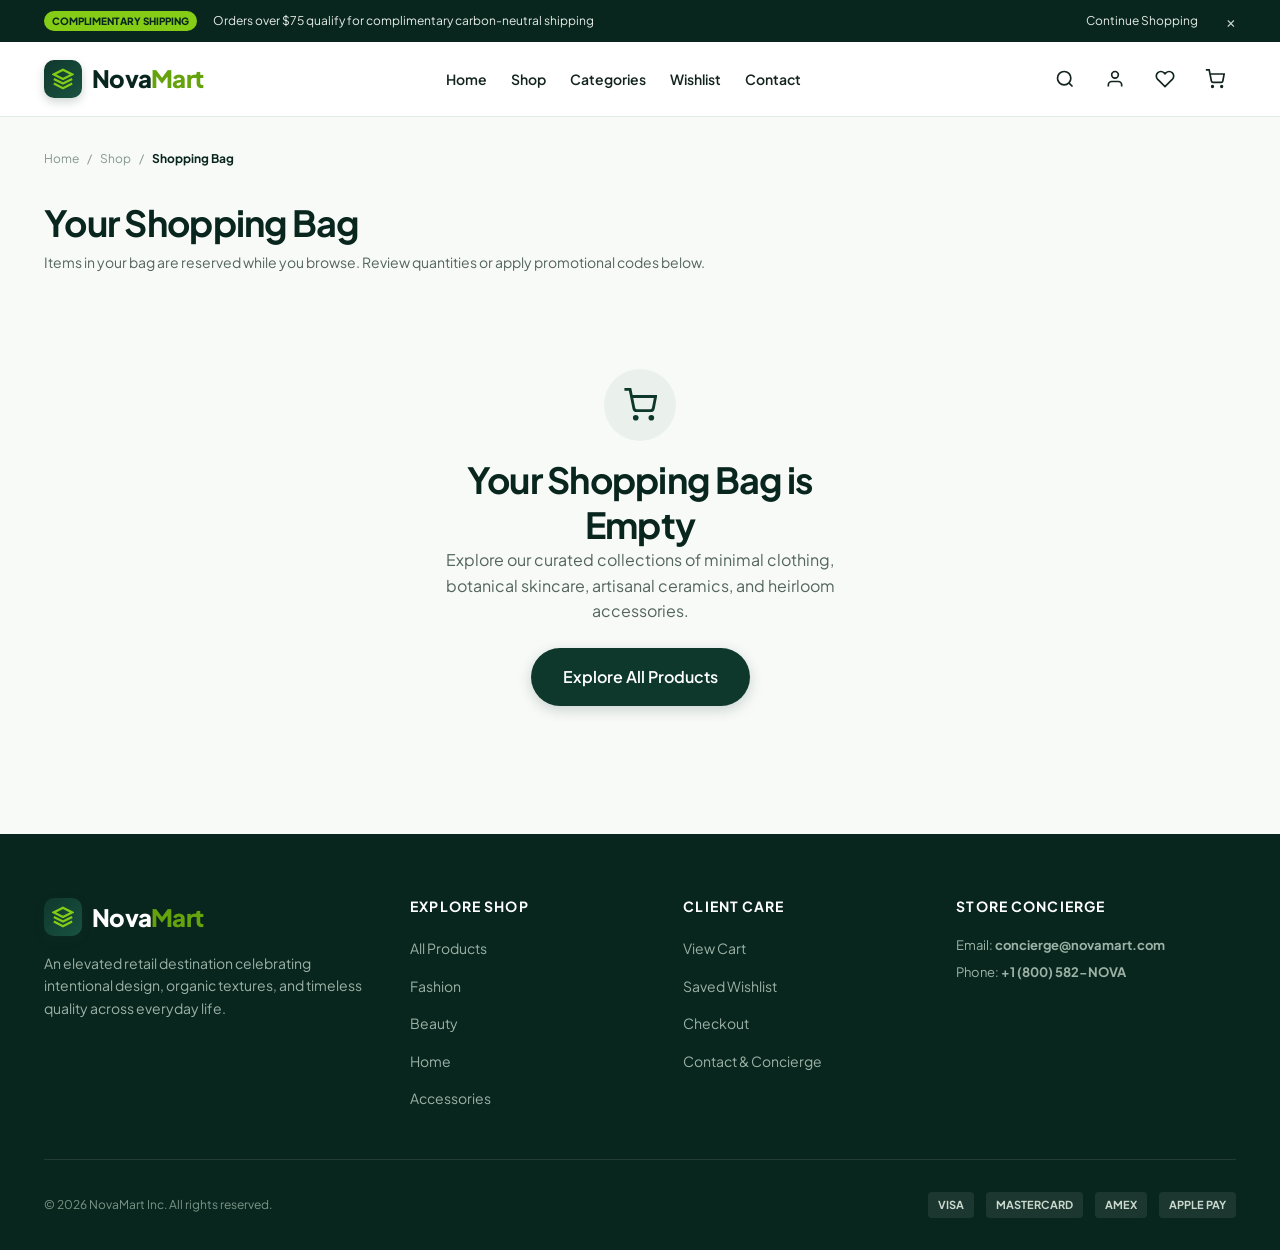
<file: cart.html>
<!DOCTYPE html>
<html lang="en">
<head>
  <meta charset="UTF-8">
  <meta name="viewport" content="width=device-width, initial-scale=1.0">
  <title>Shopping Cart — NovaMart</title>
  <meta name="description" content="Review your selected items, apply promo codes, and proceed to seamless checkout at NovaMart.">
  <link rel="preconnect" href="https://fonts.googleapis.com">
  <link rel="preconnect" href="https://fonts.gstatic.com" crossorigin>
  <link href="https://fonts.googleapis.com/css2?family=Plus+Jakarta+Sans:wght@400;500;600;700;800&display=swap" rel="stylesheet">
  <link rel="stylesheet" href="css/style.css">
</head>
<body data-page="cart">

  <!-- Announcement Bar -->
  <aside class="announcement-bar" id="announcementBar" aria-label="Announcement">
    <div class="container">
      <div class="announcement-left">
        <span class="announcement-badge">Complimentary Shipping</span>
        <span>Orders over $75 qualify for complimentary carbon-neutral shipping</span>
      </div>
      <div class="announcement-links">
        <a href="shop.html">Continue Shopping</a>
        <button type="button" id="announcementDismiss" style="color: #cbd8ce; margin-left: 12px; font-size: 16px;" aria-label="Dismiss">&times;</button>
      </div>
    </div>
  </aside>

  <!-- Sticky Header -->
  <header class="site-header" id="siteHeader">
    <div class="container">
      <nav class="navbar" aria-label="Main Navigation">
        <a href="index.html" class="brand-logo" aria-label="NovaMart Home">
          <div class="brand-icon">
            <svg width="22" height="22" viewBox="0 0 24 24" fill="none" stroke="currentColor" stroke-width="2.5">
              <path d="M12 2L2 7l10 5 10-5-10-5zM2 17l10 5 10-5M2 12l10 5 10-5"/>
            </svg>
          </div>
          <span>Nova<span class="accent">Mart</span></span>
        </a>

        <ul class="nav-links">
          <li><a href="index.html" class="nav-link">Home</a></li>
          <li><a href="shop.html" class="nav-link">Shop</a></li>
          <li><a href="categories.html" class="nav-link">Categories</a></li>
          <li><a href="wishlist.html" class="nav-link">Wishlist</a></li>
          <li><a href="contact.html" class="nav-link">Contact</a></li>
        </ul>

        <div class="header-actions">
          <button type="button" class="header-action-btn" data-open-search aria-label="Search products" title="Search">
            <svg width="20" height="20" viewBox="0 0 24 24" fill="none" stroke="currentColor" stroke-width="2"><circle cx="11" cy="11" r="8"/><line x1="21" y1="21" x2="16.65" y2="16.65"/></svg>
          </button>

          <div class="user-auth-indicator">
            <a href="login.html" class="header-action-btn" title="Sign In" aria-label="Sign In">
              <svg width="20" height="20" viewBox="0 0 24 24" fill="none" stroke="currentColor" stroke-width="2"><path d="M20 21v-2a4 4 0 0 0-4-4H8a4 4 0 0 0-4 4v2"/><circle cx="12" cy="7" r="4"/></svg>
            </a>
          </div>

          <a href="wishlist.html" class="header-action-btn" aria-label="View Wishlist" title="Wishlist">
            <svg width="20" height="20" viewBox="0 0 24 24" fill="none" stroke="currentColor" stroke-width="2"><path d="M20.84 4.61a5.5 5.5 0 0 0-7.78 0L12 5.67l-1.06-1.06a5.5 5.5 0 0 0-7.78 7.78l1.06 1.06L12 21.23l7.78-7.78 1.06-1.06a5.5 5.5 0 0 0 0-7.78z"/></svg>
            <span class="counter-badge wishlist-badge" style="display: none;">0</span>
          </a>

          <a href="cart.html" class="header-action-btn" aria-label="View Shopping Cart" title="Shopping Cart">
            <svg width="20" height="20" viewBox="0 0 24 24" fill="none" stroke="currentColor" stroke-width="2"><circle cx="9" cy="21" r="1"/><circle cx="20" cy="21" r="1"/><path d="M1 1h4l2.68 13.39a2 2 0 0 0 2 1.61h9.72a2 2 0 0 0 2-1.61L23 6H6"/></svg>
            <span class="counter-badge cart-badge" style="display: none;">0</span>
          </a>

          <button type="button" class="mobile-nav-toggle" id="mobileNavToggle" aria-label="Open mobile menu">
            <svg width="24" height="24" viewBox="0 0 24 24" fill="none" stroke="currentColor" stroke-width="2.2"><line x1="3" y1="12" x2="21" y2="12"/><line x1="3" y1="6" x2="21" y2="6"/><line x1="3" y1="18" x2="21" y2="18"/></svg>
          </button>
        </div>
      </nav>
    </div>
  </header>

  <!-- Mobile Drawer -->
  <div class="mobile-nav-overlay" id="mobileNavDrawer">
    <div class="mobile-nav-drawer">
      <div class="mobile-nav-header">
        <a href="index.html" class="brand-logo">
          <div class="brand-icon">
            <svg width="20" height="20" viewBox="0 0 24 24" fill="none" stroke="currentColor" stroke-width="2.5"><path d="M12 2L2 7l10 5 10-5-10-5zM2 17l10 5 10-5M2 12l10 5 10-5"/></svg>
          </div>
          <span>Nova<span class="accent">Mart</span></span>
        </a>
        <button type="button" class="btn-icon-only" id="mobileNavClose" aria-label="Close menu">&times;</button>
      </div>
      <ul class="mobile-nav-list">
        <li class="mobile-nav-item"><a href="index.html">Home</a></li>
        <li class="mobile-nav-item"><a href="shop.html">All Products</a></li>
        <li class="mobile-nav-item"><a href="categories.html">Categories</a></li>
        <li class="mobile-nav-item"><a href="wishlist.html">My Wishlist</a></li>
        <li class="mobile-nav-item"><a href="cart.html" class="active">Shopping Cart</a></li>
        <li class="mobile-nav-item"><a href="contact.html">Contact Us</a></li>
        <li class="mobile-nav-item"><a href="login.html">My Account</a></li>
      </ul>
      <div class="mobile-nav-footer">
        <a href="shop.html" class="btn btn-primary btn-block">Shop All Catalog</a>
      </div>
    </div>
  </div>

  <!-- Search Modal -->
  <div class="search-modal-backdrop" id="searchModalBackdrop">
    <div class="search-modal">
      <div class="search-input-wrapper">
        <svg width="20" height="20" viewBox="0 0 24 24" fill="none" stroke="currentColor" stroke-width="2"><circle cx="11" cy="11" r="8"/><line x1="21" y1="21" x2="16.65" y2="16.65"/></svg>
        <input type="text" id="modalSearchInput" placeholder="Search fashion, skincare, ceramics..." autocomplete="off">
        <button type="button" id="searchModalClose" style="font-size: 20px; color: var(--text-light); padding: 4px;" aria-label="Close search">&times;</button>
      </div>
      <div class="search-results-dropdown" id="modalSearchResults"></div>
    </div>
  </div>

  <!-- Cart Main Content -->
  <main class="cart-layout">
    <div class="container">
      <!-- Breadcrumbs -->
      <nav class="breadcrumbs" aria-label="Breadcrumbs">
        <a href="index.html">Home</a>
        <span>/</span>
        <a href="shop.html">Shop</a>
        <span>/</span>
        <span style="color: var(--color-primary-dark); font-weight: 700;">Shopping Bag</span>
      </nav>

      <div style="margin-bottom: var(--space-8);">
        <h1 style="font-size: var(--font-size-3xl); margin-bottom: 6px;">Your Shopping Bag</h1>
        <p style="color: var(--text-muted); font-size: var(--font-size-sm);">
          Items in your bag are reserved while you browse. Review quantities or apply promotional codes below.
        </p>
      </div>

      <!-- Active Cart Items Layout -->
      <div class="cart-grid" id="cartContentLayout">
        <!-- Left Table Box -->
        <div class="cart-items-box">
          <div style="overflow-x: auto;">
            <table class="cart-table">
              <thead>
                <tr>
                  <th style="width: 45%;">Product</th>
                  <th>Price</th>
                  <th>Quantity</th>
                  <th style="text-align: right;">Total</th>
                </tr>
              </thead>
              <tbody id="cartTableBody">
                <!-- Populated dynamically by page.js -->
              </tbody>
            </table>
          </div>

          <div style="padding: var(--space-5) var(--space-6); background: var(--bg-subtle); display: flex; justify-content: space-between; align-items: center; flex-wrap: wrap; gap: 12px;">
            <a href="shop.html" class="btn btn-outline btn-sm">
              &larr; Continue Shopping
            </a>
            <button type="button" class="btn btn-sm btn-outline" id="clearCartBtn" style="color: var(--color-danger); border-color: #fca5a5;">
              Clear All Items
            </button>
          </div>
        </div>

        <!-- Right Summary Box -->
        <div class="cart-summary-box">
          <h2 class="summary-title">Order Overview</h2>

          <div class="summary-row">
            <span>Bag Subtotal</span>
            <span id="cartSubtotal" style="font-weight: 700;">$0.00</span>
          </div>

          <div class="summary-row">
            <span>Estimated Shipping</span>
            <span id="cartShipping" style="font-weight: 700;">Calculated</span>
          </div>

          <!-- Discount Row (Hidden until coupon applied) -->
          <div class="summary-row" id="cartDiscountRow" style="display: none; color: var(--color-success); font-weight: 700;">
            <span>Coupon Discount</span>
            <span id="cartDiscount">-$0.00</span>
          </div>

          <!-- Coupon Code Input -->
          <form class="coupon-group" id="cartCouponForm">
            <input type="text" id="cartCouponInput" placeholder="Promo code (e.g. NOVA10)" aria-label="Promo Code">
            <button type="submit" class="btn btn-sm btn-primary">Apply</button>
          </form>
          <p style="font-size: 11px; color: var(--text-light); margin-top: -10px; margin-bottom: 16px;">
            Tip: Use <strong>NOVA10</strong> for 10% off or <strong>FREESHIP</strong> for free shipping.
          </p>

          <div class="summary-row total">
            <span>Estimated Total</span>
            <span id="cartTotal">$0.00</span>
          </div>

          <div style="margin-top: var(--space-6);">
            <a href="checkout.html" class="btn btn-primary btn-block btn-lg" id="proceedCheckoutBtn">
              <span>Proceed to Checkout</span>
              <svg width="18" height="18" viewBox="0 0 24 24" fill="none" stroke="currentColor" stroke-width="2.5"><polyline points="9 18 15 12 9 6"/></svg>
            </a>
          </div>

          <div style="margin-top: var(--space-6); padding-top: var(--space-4); border-top: 1px solid var(--border-subtle); display: flex; flex-direction: column; gap: 8px; font-size: 12px; color: var(--text-light);">
            <div style="display: flex; align-items: center; gap: 8px;">
              <svg width="16" height="16" viewBox="0 0 24 24" fill="none" stroke="#16a34a" stroke-width="2.5"><polyline points="20 6 9 17 4 12"/></svg>
              <span>Complimentary shipping on orders over $75</span>
            </div>
            <div style="display: flex; align-items: center; gap: 8px;">
              <svg width="16" height="16" viewBox="0 0 24 24" fill="none" stroke="#16a34a" stroke-width="2.5"><polyline points="20 6 9 17 4 12"/></svg>
              <span>30-Day effortless returns guarantee</span>
            </div>
          </div>
        </div>
      </div>

      <!-- Empty Cart State -->
      <div class="empty-state" id="cartEmptyState" style="display: none;">
        <div class="empty-state-icon">
          <svg width="34" height="34" viewBox="0 0 24 24" fill="none" stroke="currentColor" stroke-width="2"><circle cx="9" cy="21" r="1"/><circle cx="20" cy="21" r="1"/><path d="M1 1h4l2.68 13.39a2 2 0 0 0 2 1.61h9.72a2 2 0 0 0 2-1.61L23 6H6"/></svg>
        </div>
        <h2>Your Shopping Bag is Empty</h2>
        <p>Explore our curated collections of minimal clothing, botanical skincare, artisanal ceramics, and heirloom accessories.</p>
        <a href="shop.html" class="btn btn-primary btn-lg">Explore All Products</a>
      </div>
    </div>
  </main>

  <!-- Site Footer -->
  <footer class="site-footer">
    <div class="container">
      <div class="footer-top">
        <div class="footer-brand">
          <a href="index.html" class="brand-logo" style="color: #ffffff;">
            <div class="brand-icon">
              <svg width="22" height="22" viewBox="0 0 24 24" fill="none" stroke="currentColor" stroke-width="2.5"><path d="M12 2L2 7l10 5 10-5-10-5zM2 17l10 5 10-5M2 12l10 5 10-5"/></svg>
            </div>
            <span>Nova<span class="accent">Mart</span></span>
          </a>
          <p>An elevated retail destination celebrating intentional design, organic textures, and timeless quality across everyday life.</p>
        </div>
        <div class="footer-col">
          <h4>Explore Shop</h4>
          <ul class="footer-links">
            <li><a href="shop.html">All Products</a></li>
            <li><a href="shop.html?category=Fashion">Fashion</a></li>
            <li><a href="shop.html?category=Beauty">Beauty</a></li>
            <li><a href="shop.html?category=Home">Home</a></li>
            <li><a href="shop.html?category=Accessories">Accessories</a></li>
          </ul>
        </div>
        <div class="footer-col">
          <h4>Client Care</h4>
          <ul class="footer-links">
            <li><a href="cart.html">View Cart</a></li>
            <li><a href="wishlist.html">Saved Wishlist</a></li>
            <li><a href="checkout.html">Checkout</a></li>
            <li><a href="contact.html">Contact & Concierge</a></li>
          </ul>
        </div>
        <div class="footer-col">
          <h4>Store Concierge</h4>
          <p style="font-size: 13px; color: #9cb2a6; margin-bottom: 6px;">Email: <strong>concierge@novamart.com</strong></p>
          <p style="font-size: 13px; color: #9cb2a6;">Phone: <strong>+1 (800) 582-NOVA</strong></p>
        </div>
      </div>
      <div class="footer-bottom">
        <div>&copy; 2026 NovaMart Inc. All rights reserved.</div>
        <div class="footer-payment-icons">
          <span class="payment-badge">VISA</span>
          <span class="payment-badge">MASTERCARD</span>
          <span class="payment-badge">AMEX</span>
          <span class="payment-badge">APPLE PAY</span>
        </div>
      </div>
    </div>
  </footer>

  <!-- Scripts -->
  <script src="js/products.js"></script>
  <script src="js/app.js"></script>
  <script src="js/page.js"></script>
</body>
</html>
</file>
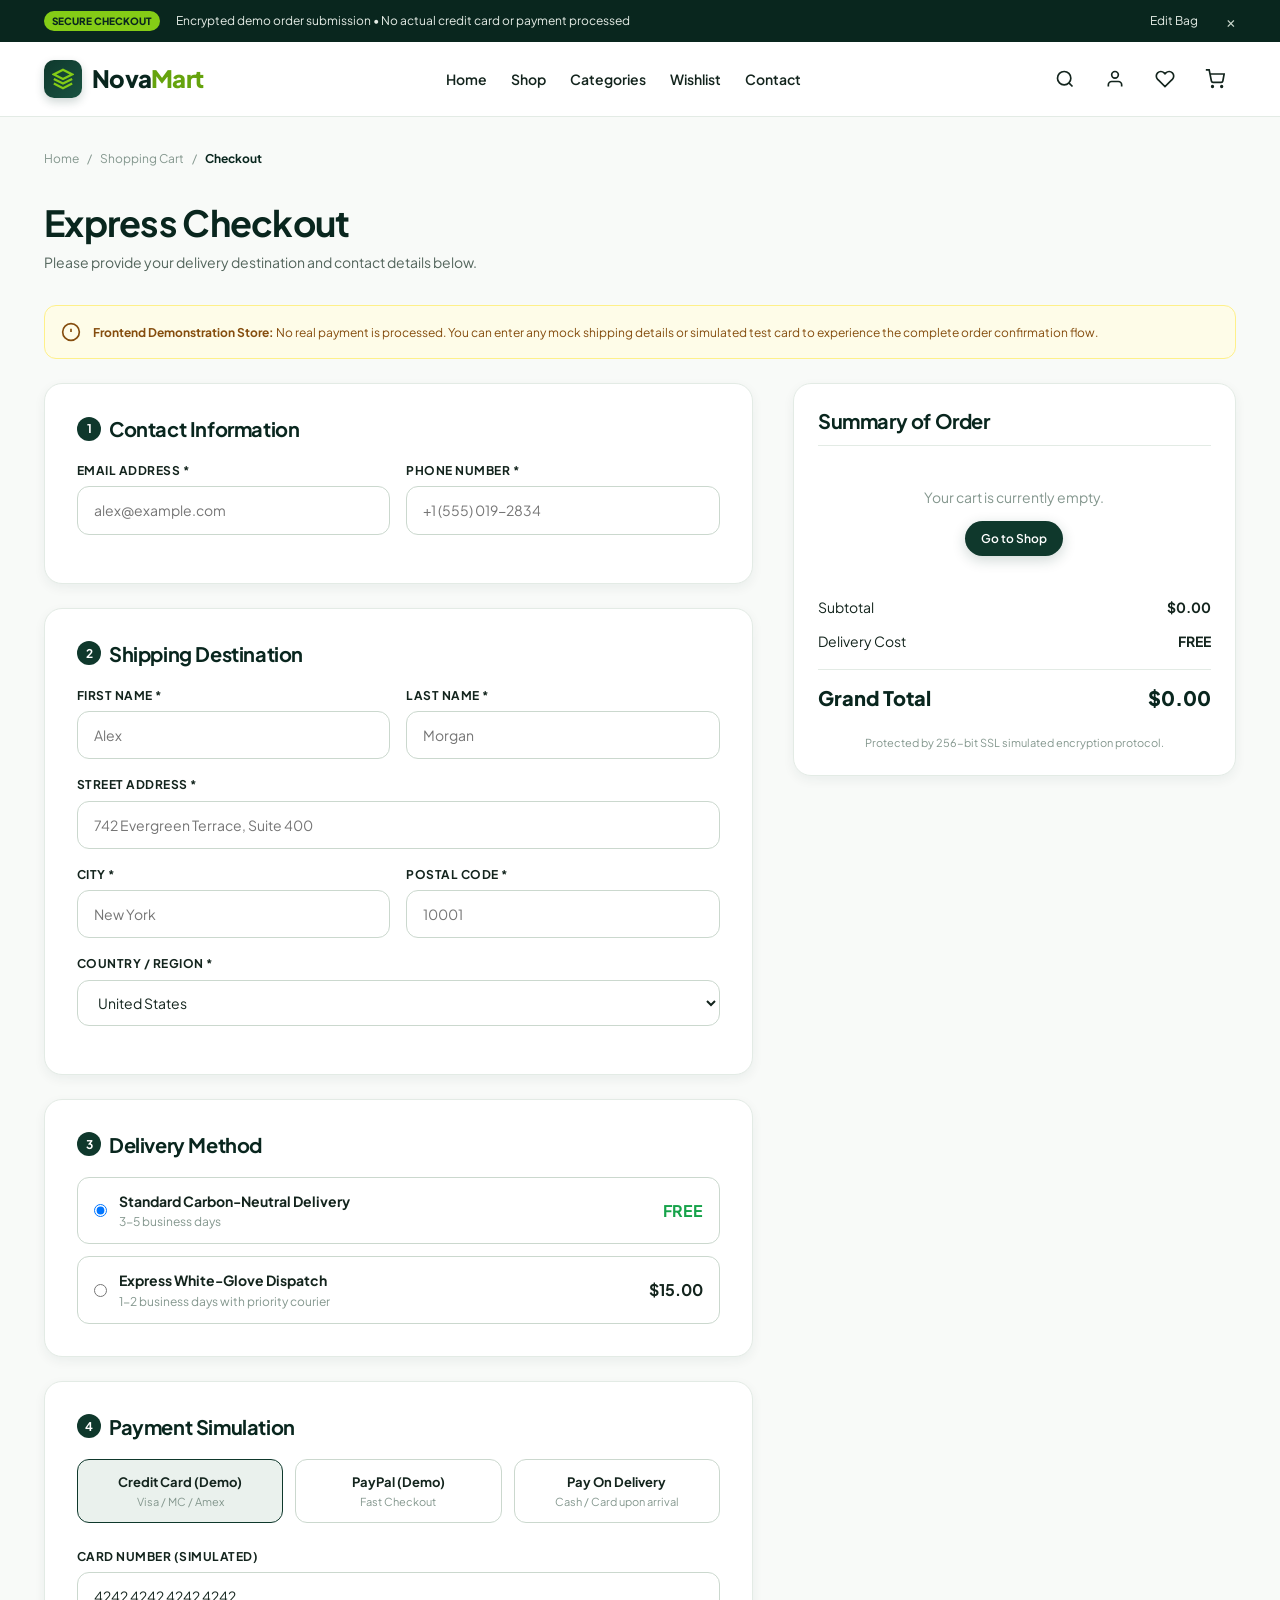
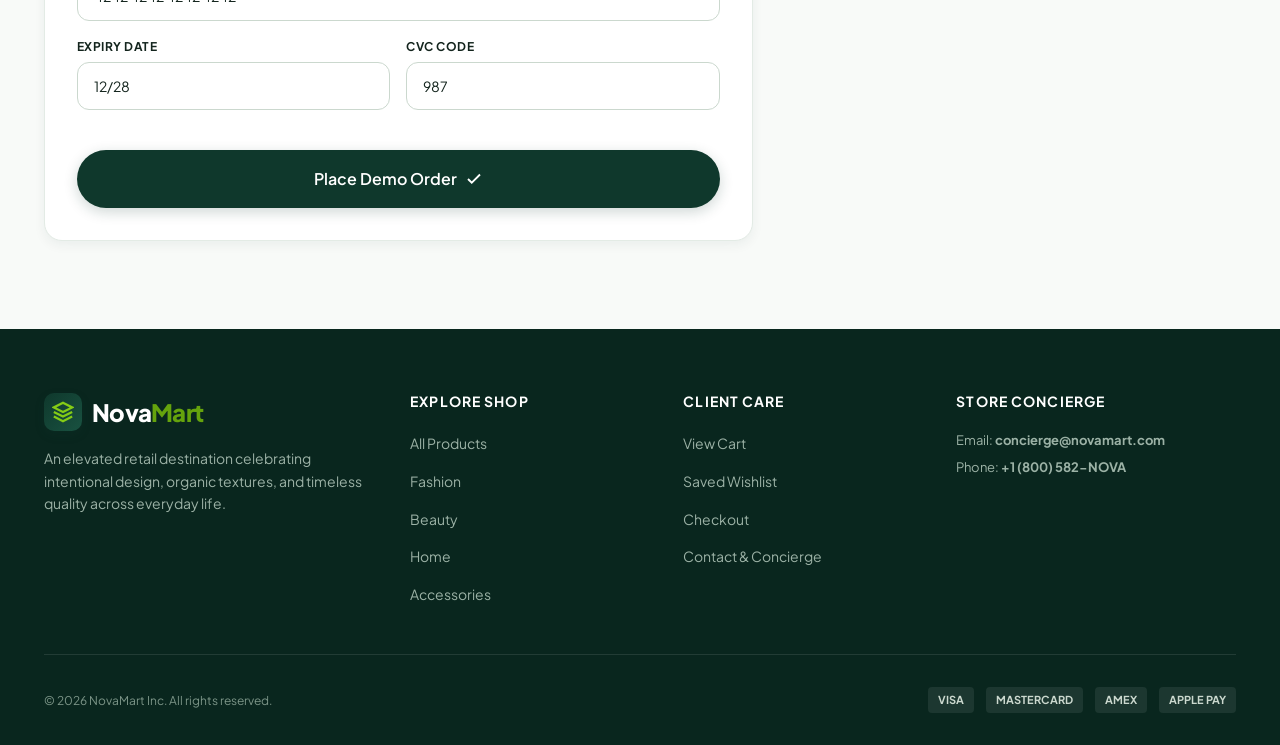
<file: checkout.html>
<!DOCTYPE html>
<html lang="en">
<head>
  <meta charset="UTF-8">
  <meta name="viewport" content="width=device-width, initial-scale=1.0">
  <title>Checkout — NovaMart Secure Order</title>
  <meta name="description" content="Complete your purchase with complimentary shipping and satisfaction guarantee.">
  <link rel="preconnect" href="https://fonts.googleapis.com">
  <link rel="preconnect" href="https://fonts.gstatic.com" crossorigin>
  <link href="https://fonts.googleapis.com/css2?family=Plus+Jakarta+Sans:wght@400;500;600;700;800&display=swap" rel="stylesheet">
  <link rel="stylesheet" href="css/style.css">
</head>
<body data-page="checkout">

  <!-- Announcement Bar -->
  <aside class="announcement-bar" id="announcementBar" aria-label="Announcement">
    <div class="container">
      <div class="announcement-left">
        <span class="announcement-badge">Secure Checkout</span>
        <span>Encrypted demo order submission &bull; No actual credit card or payment processed</span>
      </div>
      <div class="announcement-links">
        <a href="cart.html">Edit Bag</a>
        <button type="button" id="announcementDismiss" style="color: #cbd8ce; margin-left: 12px; font-size: 16px;" aria-label="Dismiss">&times;</button>
      </div>
    </div>
  </aside>

  <!-- Sticky Header -->
  <header class="site-header" id="siteHeader">
    <div class="container">
      <nav class="navbar" aria-label="Main Navigation">
        <a href="index.html" class="brand-logo" aria-label="NovaMart Home">
          <div class="brand-icon">
            <svg width="22" height="22" viewBox="0 0 24 24" fill="none" stroke="currentColor" stroke-width="2.5">
              <path d="M12 2L2 7l10 5 10-5-10-5zM2 17l10 5 10-5M2 12l10 5 10-5"/>
            </svg>
          </div>
          <span>Nova<span class="accent">Mart</span></span>
        </a>

        <ul class="nav-links">
          <li><a href="index.html" class="nav-link">Home</a></li>
          <li><a href="shop.html" class="nav-link">Shop</a></li>
          <li><a href="categories.html" class="nav-link">Categories</a></li>
          <li><a href="wishlist.html" class="nav-link">Wishlist</a></li>
          <li><a href="contact.html" class="nav-link">Contact</a></li>
        </ul>

        <div class="header-actions">
          <button type="button" class="header-action-btn" data-open-search aria-label="Search products" title="Search">
            <svg width="20" height="20" viewBox="0 0 24 24" fill="none" stroke="currentColor" stroke-width="2"><circle cx="11" cy="11" r="8"/><line x1="21" y1="21" x2="16.65" y2="16.65"/></svg>
          </button>

          <div class="user-auth-indicator">
            <a href="login.html" class="header-action-btn" title="Sign In" aria-label="Sign In">
              <svg width="20" height="20" viewBox="0 0 24 24" fill="none" stroke="currentColor" stroke-width="2"><path d="M20 21v-2a4 4 0 0 0-4-4H8a4 4 0 0 0-4 4v2"/><circle cx="12" cy="7" r="4"/></svg>
            </a>
          </div>

          <a href="wishlist.html" class="header-action-btn" aria-label="View Wishlist" title="Wishlist">
            <svg width="20" height="20" viewBox="0 0 24 24" fill="none" stroke="currentColor" stroke-width="2"><path d="M20.84 4.61a5.5 5.5 0 0 0-7.78 0L12 5.67l-1.06-1.06a5.5 5.5 0 0 0-7.78 7.78l1.06 1.06L12 21.23l7.78-7.78 1.06-1.06a5.5 5.5 0 0 0 0-7.78z"/></svg>
            <span class="counter-badge wishlist-badge" style="display: none;">0</span>
          </a>

          <a href="cart.html" class="header-action-btn" aria-label="View Shopping Cart" title="Shopping Cart">
            <svg width="20" height="20" viewBox="0 0 24 24" fill="none" stroke="currentColor" stroke-width="2"><circle cx="9" cy="21" r="1"/><circle cx="20" cy="21" r="1"/><path d="M1 1h4l2.68 13.39a2 2 0 0 0 2 1.61h9.72a2 2 0 0 0 2-1.61L23 6H6"/></svg>
            <span class="counter-badge cart-badge" style="display: none;">0</span>
          </a>

          <button type="button" class="mobile-nav-toggle" id="mobileNavToggle" aria-label="Open mobile menu">
            <svg width="24" height="24" viewBox="0 0 24 24" fill="none" stroke="currentColor" stroke-width="2.2"><line x1="3" y1="12" x2="21" y2="12"/><line x1="3" y1="6" x2="21" y2="6"/><line x1="3" y1="18" x2="21" y2="18"/></svg>
          </button>
        </div>
      </nav>
    </div>
  </header>

  <!-- Mobile Drawer -->
  <div class="mobile-nav-overlay" id="mobileNavDrawer">
    <div class="mobile-nav-drawer">
      <div class="mobile-nav-header">
        <a href="index.html" class="brand-logo">
          <div class="brand-icon">
            <svg width="20" height="20" viewBox="0 0 24 24" fill="none" stroke="currentColor" stroke-width="2.5"><path d="M12 2L2 7l10 5 10-5-10-5zM2 17l10 5 10-5M2 12l10 5 10-5"/></svg>
          </div>
          <span>Nova<span class="accent">Mart</span></span>
        </a>
        <button type="button" class="btn-icon-only" id="mobileNavClose" aria-label="Close menu">&times;</button>
      </div>
      <ul class="mobile-nav-list">
        <li class="mobile-nav-item"><a href="index.html">Home</a></li>
        <li class="mobile-nav-item"><a href="shop.html">All Products</a></li>
        <li class="mobile-nav-item"><a href="categories.html">Categories</a></li>
        <li class="mobile-nav-item"><a href="wishlist.html">My Wishlist</a></li>
        <li class="mobile-nav-item"><a href="cart.html">Shopping Cart</a></li>
        <li class="mobile-nav-item"><a href="contact.html">Contact Us</a></li>
        <li class="mobile-nav-item"><a href="login.html">My Account</a></li>
      </ul>
      <div class="mobile-nav-footer">
        <a href="shop.html" class="btn btn-primary btn-block">Shop All Catalog</a>
      </div>
    </div>
  </div>

  <!-- Search Modal -->
  <div class="search-modal-backdrop" id="searchModalBackdrop">
    <div class="search-modal">
      <div class="search-input-wrapper">
        <svg width="20" height="20" viewBox="0 0 24 24" fill="none" stroke="currentColor" stroke-width="2"><circle cx="11" cy="11" r="8"/><line x1="21" y1="21" x2="16.65" y2="16.65"/></svg>
        <input type="text" id="modalSearchInput" placeholder="Search fashion, skincare, ceramics..." autocomplete="off">
        <button type="button" id="searchModalClose" style="font-size: 20px; color: var(--text-light); padding: 4px;" aria-label="Close search">&times;</button>
      </div>
      <div class="search-results-dropdown" id="modalSearchResults"></div>
    </div>
  </div>

  <!-- Checkout Main Section -->
  <main class="checkout-section">
    <div class="container">
      <!-- Breadcrumbs -->
      <nav class="breadcrumbs" aria-label="Breadcrumbs">
        <a href="index.html">Home</a>
        <span>/</span>
        <a href="cart.html">Shopping Cart</a>
        <span>/</span>
        <span style="color: var(--color-primary-dark); font-weight: 700;">Checkout</span>
      </nav>

      <div style="margin-bottom: var(--space-8);">
        <h1 style="font-size: var(--font-size-3xl); margin-bottom: 6px;">Express Checkout</h1>
        <p style="color: var(--text-muted); font-size: var(--font-size-sm);">
          Please provide your delivery destination and contact details below.
        </p>
      </div>

      <!-- Demo Disclaimer Box -->
      <div class="demo-disclaimer-box">
        <svg width="20" height="20" viewBox="0 0 24 24" fill="none" stroke="currentColor" stroke-width="2"><circle cx="12" cy="12" r="10"/><line x1="12" y1="8" x2="12" y2="12"/><line x1="12" y1="16" x2="12.01" y2="16"/></svg>
        <div>
          <strong>Frontend Demonstration Store:</strong> No real payment is processed. You can enter any mock shipping details or simulated test card to experience the complete order confirmation flow.
        </div>
      </div>

      <!-- Checkout 2-Column Grid -->
      <div class="checkout-grid">
        <!-- Left: Details Form -->
        <form id="checkoutForm">
          <!-- Contact Details -->
          <div class="checkout-box">
            <h2 style="font-size: var(--font-size-lg); margin-bottom: var(--space-5); display: flex; align-items: center; gap: 8px;">
              <span style="width: 24px; height: 24px; border-radius: var(--radius-full); background: var(--color-primary); color: #fff; font-size: 12px; display: inline-flex; align-items: center; justify-content: center;">1</span>
              Contact Information
            </h2>
            <div class="form-row">
              <div class="form-group">
                <label class="form-label" for="checkoutEmail">Email Address *</label>
                <input type="email" id="checkoutEmail" class="form-input" placeholder="alex@example.com" required>
              </div>
              <div class="form-group">
                <label class="form-label" for="checkoutPhone">Phone Number *</label>
                <input type="tel" id="checkoutPhone" class="form-input" placeholder="+1 (555) 019-2834" required>
              </div>
            </div>
          </div>

          <!-- Shipping Address -->
          <div class="checkout-box">
            <h2 style="font-size: var(--font-size-lg); margin-bottom: var(--space-5); display: flex; align-items: center; gap: 8px;">
              <span style="width: 24px; height: 24px; border-radius: var(--radius-full); background: var(--color-primary); color: #fff; font-size: 12px; display: inline-flex; align-items: center; justify-content: center;">2</span>
              Shipping Destination
            </h2>

            <div class="form-row">
              <div class="form-group">
                <label class="form-label" for="checkoutFirstName">First Name *</label>
                <input type="text" id="checkoutFirstName" class="form-input" placeholder="Alex" required>
              </div>
              <div class="form-group">
                <label class="form-label" for="checkoutLastName">Last Name *</label>
                <input type="text" id="checkoutLastName" class="form-input" placeholder="Morgan" required>
              </div>
            </div>

            <div class="form-group">
              <label class="form-label" for="checkoutAddress">Street Address *</label>
              <input type="text" id="checkoutAddress" class="form-input" placeholder="742 Evergreen Terrace, Suite 400" required>
            </div>

            <div class="form-row">
              <div class="form-group">
                <label class="form-label" for="checkoutCity">City *</label>
                <input type="text" id="checkoutCity" class="form-input" placeholder="New York" required>
              </div>
              <div class="form-group">
                <label class="form-label" for="checkoutPostal">Postal Code *</label>
                <input type="text" id="checkoutPostal" class="form-input" placeholder="10001" required>
              </div>
            </div>

            <div class="form-group">
              <label class="form-label" for="checkoutCountry">Country / Region *</label>
              <select id="checkoutCountry" class="form-select" required>
                <option value="United States">United States</option>
                <option value="Canada">Canada</option>
                <option value="United Kingdom">United Kingdom</option>
                <option value="Germany">Germany</option>
                <option value="France">France</option>
                <option value="Australia">Australia</option>
                <option value="Japan">Japan</option>
              </select>
            </div>
          </div>

          <!-- Shipping Speed -->
          <div class="checkout-box">
            <h2 style="font-size: var(--font-size-lg); margin-bottom: var(--space-5); display: flex; align-items: center; gap: 8px;">
              <span style="width: 24px; height: 24px; border-radius: var(--radius-full); background: var(--color-primary); color: #fff; font-size: 12px; display: inline-flex; align-items: center; justify-content: center;">3</span>
              Delivery Method
            </h2>

            <div style="display: flex; flex-direction: column; gap: 12px;">
              <label style="display: flex; align-items: center; justify-content: space-between; padding: 12px 16px; border: 1.5px solid var(--border-medium); border-radius: var(--radius-md); cursor: pointer;">
                <div style="display: flex; align-items: center; gap: 12px;">
                  <input type="radio" name="shipping_method" value="standard" checked>
                  <div>
                    <div style="font-weight: 700; font-size: 14px;">Standard Carbon-Neutral Delivery</div>
                    <div style="font-size: 12px; color: var(--text-light);">3-5 business days</div>
                  </div>
                </div>
                <strong style="color: var(--color-success);">FREE</strong>
              </label>

              <label style="display: flex; align-items: center; justify-content: space-between; padding: 12px 16px; border: 1.5px solid var(--border-medium); border-radius: var(--radius-md); cursor: pointer;">
                <div style="display: flex; align-items: center; gap: 12px;">
                  <input type="radio" name="shipping_method" value="express">
                  <div>
                    <div style="font-weight: 700; font-size: 14px;">Express White-Glove Dispatch</div>
                    <div style="font-size: 12px; color: var(--text-light);">1-2 business days with priority courier</div>
                  </div>
                </div>
                <strong>$15.00</strong>
              </label>
            </div>
          </div>

          <!-- Demo Payment Method -->
          <div class="checkout-box">
            <h2 style="font-size: var(--font-size-lg); margin-bottom: var(--space-5); display: flex; align-items: center; gap: 8px;">
              <span style="width: 24px; height: 24px; border-radius: var(--radius-full); background: var(--color-primary); color: #fff; font-size: 12px; display: inline-flex; align-items: center; justify-content: center;">4</span>
              Payment Simulation
            </h2>

            <div class="payment-options-grid">
              <div class="payment-card-option active" data-payment-method="card">
                <div style="font-weight: 700; font-size: 13px;">Credit Card (Demo)</div>
                <div style="font-size: 11px; color: var(--text-light);">Visa / MC / Amex</div>
              </div>
              <div class="payment-card-option" data-payment-method="paypal">
                <div style="font-weight: 700; font-size: 13px;">PayPal (Demo)</div>
                <div style="font-size: 11px; color: var(--text-light);">Fast Checkout</div>
              </div>
              <div class="payment-card-option" data-payment-method="cod">
                <div style="font-weight: 700; font-size: 13px;">Pay On Delivery</div>
                <div style="font-size: 11px; color: var(--text-light);">Cash / Card upon arrival</div>
              </div>
            </div>

            <!-- Credit Card Mock Fields -->
            <div id="creditCardFields">
              <div class="form-group">
                <label class="form-label" for="cardNum">Card Number (Simulated)</label>
                <input type="text" id="cardNum" class="form-input" placeholder="4242 &bull;&bull;&bull;&bull; &bull;&bull;&bull;&bull; 4242" value="4242 4242 4242 4242">
              </div>
              <div class="form-row">
                <div class="form-group">
                  <label class="form-label" for="cardExp">Expiry Date</label>
                  <input type="text" id="cardExp" class="form-input" placeholder="12/28" value="12/28">
                </div>
                <div class="form-group">
                  <label class="form-label" for="cardCvc">CVC Code</label>
                  <input type="text" id="cardCvc" class="form-input" placeholder="987" value="987">
                </div>
              </div>
            </div>

            <div style="margin-top: var(--space-6);">
              <button type="submit" class="btn btn-primary btn-block btn-lg" id="placeOrderBtn">
                <span>Place Demo Order</span>
                <svg width="18" height="18" viewBox="0 0 24 24" fill="none" stroke="currentColor" stroke-width="2.5"><polyline points="20 6 9 17 4 12"/></svg>
              </button>
            </div>
          </div>
        </form>

        <!-- Right: Order Summary Preview -->
        <div>
          <div class="cart-summary-box">
            <h2 class="summary-title">Summary of Order</h2>
            <div id="checkoutItemsList" style="margin-bottom: var(--space-4); max-height: 280px; overflow-y: auto;">
              <!-- Populated by page.js -->
            </div>

            <div class="summary-row">
              <span>Subtotal</span>
              <span id="checkoutSubtotal" style="font-weight: 700;">$0.00</span>
            </div>

            <div class="summary-row">
              <span>Delivery Cost</span>
              <span id="checkoutShipping" style="font-weight: 700;">FREE</span>
            </div>

            <div class="summary-row total">
              <span>Grand Total</span>
              <span id="checkoutTotal">$0.00</span>
            </div>

            <div style="margin-top: var(--space-5); font-size: 11px; color: var(--text-light); text-align: center;">
              Protected by 256-bit SSL simulated encryption protocol.
            </div>
          </div>
        </div>
      </div>
    </div>
  </main>

  <!-- Demo Order Confirmation Modal -->
  <div class="order-modal-backdrop" id="orderConfirmationModal">
    <div class="order-modal-card">
      <div class="order-success-icon">
        <svg width="40" height="40" viewBox="0 0 24 24" fill="none" stroke="#16a34a" stroke-width="3"><polyline points="20 6 9 17 4 12"/></svg>
      </div>
      <h2 style="font-size: var(--font-size-2xl); margin-bottom: 8px;">Order Confirmed!</h2>
      <p style="color: var(--text-muted); font-size: 14px; margin-bottom: var(--space-6);">
        Thank you for shopping with NovaMart. Your order reference is <strong id="modalOrderId" style="color: var(--color-primary-dark);">NM-000000</strong>.
      </p>

      <div style="background: var(--bg-subtle); padding: 16px; border-radius: var(--radius-md); text-align: left; font-size: 13px; margin-bottom: var(--space-6);">
        <div style="display: flex; justify-content: space-between; margin-bottom: 6px;">
          <span>Confirmation Sent To:</span>
          <strong id="modalOrderEmail">shopper@example.com</strong>
        </div>
        <div style="display: flex; justify-content: space-between; margin-bottom: 6px;">
          <span>Estimated Delivery:</span>
          <strong>3-5 Business Days</strong>
        </div>
        <div style="display: flex; justify-content: space-between;">
          <span>Payment Status:</span>
          <span style="color: var(--color-success); font-weight: 700;">Demo Approved &check;</span>
        </div>
      </div>

      <p style="font-size: 12px; color: var(--text-light); margin-bottom: var(--space-6);">
        This is a frontend demonstration. Your shopping cart has been reset.
      </p>

      <button type="button" class="btn btn-primary btn-block" id="modalCloseBtn">
        Return to Home &amp; Continue Shopping
      </button>
    </div>
  </div>

  <!-- Site Footer -->
  <footer class="site-footer">
    <div class="container">
      <div class="footer-top">
        <div class="footer-brand">
          <a href="index.html" class="brand-logo" style="color: #ffffff;">
            <div class="brand-icon">
              <svg width="22" height="22" viewBox="0 0 24 24" fill="none" stroke="currentColor" stroke-width="2.5"><path d="M12 2L2 7l10 5 10-5-10-5zM2 17l10 5 10-5M2 12l10 5 10-5"/></svg>
            </div>
            <span>Nova<span class="accent">Mart</span></span>
          </a>
          <p>An elevated retail destination celebrating intentional design, organic textures, and timeless quality across everyday life.</p>
        </div>
        <div class="footer-col">
          <h4>Explore Shop</h4>
          <ul class="footer-links">
            <li><a href="shop.html">All Products</a></li>
            <li><a href="shop.html?category=Fashion">Fashion</a></li>
            <li><a href="shop.html?category=Beauty">Beauty</a></li>
            <li><a href="shop.html?category=Home">Home</a></li>
            <li><a href="shop.html?category=Accessories">Accessories</a></li>
          </ul>
        </div>
        <div class="footer-col">
          <h4>Client Care</h4>
          <ul class="footer-links">
            <li><a href="cart.html">View Cart</a></li>
            <li><a href="wishlist.html">Saved Wishlist</a></li>
            <li><a href="checkout.html">Checkout</a></li>
            <li><a href="contact.html">Contact & Concierge</a></li>
          </ul>
        </div>
        <div class="footer-col">
          <h4>Store Concierge</h4>
          <p style="font-size: 13px; color: #9cb2a6; margin-bottom: 6px;">Email: <strong>concierge@novamart.com</strong></p>
          <p style="font-size: 13px; color: #9cb2a6;">Phone: <strong>+1 (800) 582-NOVA</strong></p>
        </div>
      </div>
      <div class="footer-bottom">
        <div>&copy; 2026 NovaMart Inc. All rights reserved.</div>
        <div class="footer-payment-icons">
          <span class="payment-badge">VISA</span>
          <span class="payment-badge">MASTERCARD</span>
          <span class="payment-badge">AMEX</span>
          <span class="payment-badge">APPLE PAY</span>
        </div>
      </div>
    </div>
  </footer>

  <!-- Scripts -->
  <script src="js/products.js"></script>
  <script src="js/app.js"></script>
  <script src="js/page.js"></script>
</body>
</html>
</file>
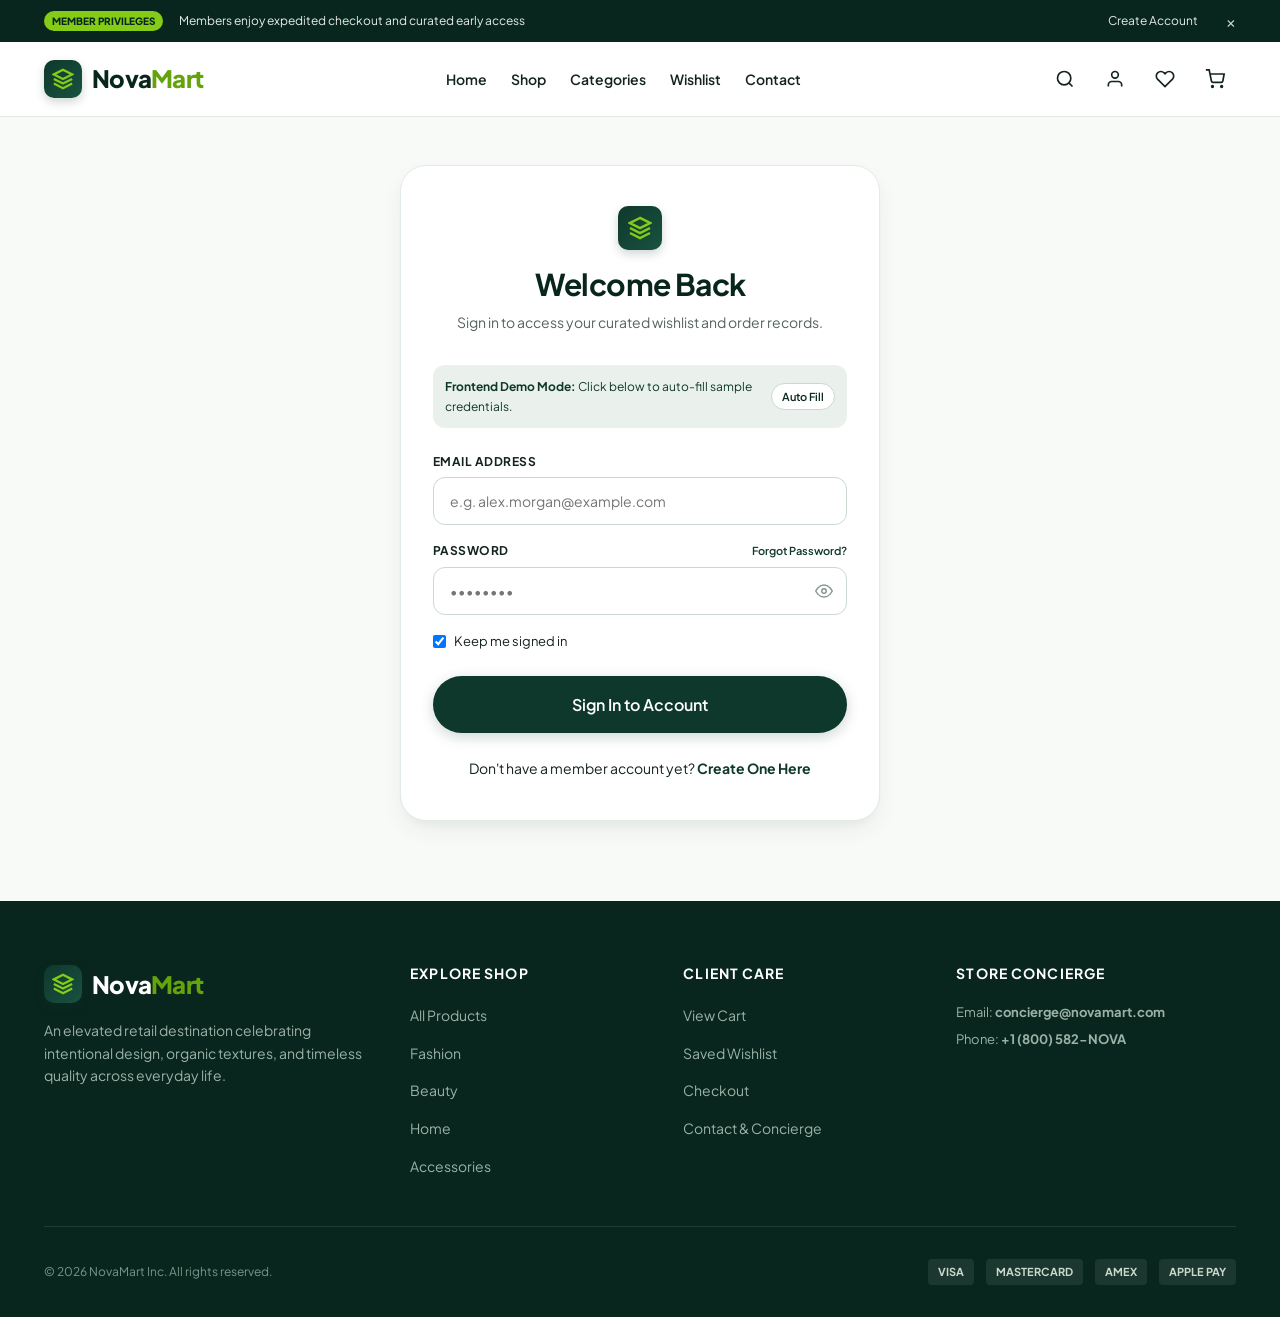
<file: login.html>
<!DOCTYPE html>
<html lang="en">
<head>
  <meta charset="UTF-8">
  <meta name="viewport" content="width=device-width, initial-scale=1.0">
  <title>Account Sign In — NovaMart</title>
  <meta name="description" content="Sign in to your NovaMart member account to manage orders, wishlist, and shipping preferences.">
  <link rel="preconnect" href="https://fonts.googleapis.com">
  <link rel="preconnect" href="https://fonts.gstatic.com" crossorigin>
  <link href="https://fonts.googleapis.com/css2?family=Plus+Jakarta+Sans:wght@400;500;600;700;800&display=swap" rel="stylesheet">
  <link rel="stylesheet" href="css/style.css">
</head>
<body data-page="login">

  <!-- Announcement Bar -->
  <aside class="announcement-bar" id="announcementBar" aria-label="Announcement">
    <div class="container">
      <div class="announcement-left">
        <span class="announcement-badge">Member Privileges</span>
        <span>Members enjoy expedited checkout and curated early access</span>
      </div>
      <div class="announcement-links">
        <a href="register.html">Create Account</a>
        <button type="button" id="announcementDismiss" style="color: #cbd8ce; margin-left: 12px; font-size: 16px;" aria-label="Dismiss">&times;</button>
      </div>
    </div>
  </aside>

  <!-- Sticky Header -->
  <header class="site-header" id="siteHeader">
    <div class="container">
      <nav class="navbar" aria-label="Main Navigation">
        <a href="index.html" class="brand-logo" aria-label="NovaMart Home">
          <div class="brand-icon">
            <svg width="22" height="22" viewBox="0 0 24 24" fill="none" stroke="currentColor" stroke-width="2.5">
              <path d="M12 2L2 7l10 5 10-5-10-5zM2 17l10 5 10-5M2 12l10 5 10-5"/>
            </svg>
          </div>
          <span>Nova<span class="accent">Mart</span></span>
        </a>

        <ul class="nav-links">
          <li><a href="index.html" class="nav-link">Home</a></li>
          <li><a href="shop.html" class="nav-link">Shop</a></li>
          <li><a href="categories.html" class="nav-link">Categories</a></li>
          <li><a href="wishlist.html" class="nav-link">Wishlist</a></li>
          <li><a href="contact.html" class="nav-link">Contact</a></li>
        </ul>

        <div class="header-actions">
          <button type="button" class="header-action-btn" data-open-search aria-label="Search products" title="Search">
            <svg width="20" height="20" viewBox="0 0 24 24" fill="none" stroke="currentColor" stroke-width="2"><circle cx="11" cy="11" r="8"/><line x1="21" y1="21" x2="16.65" y2="16.65"/></svg>
          </button>

          <div class="user-auth-indicator">
            <a href="login.html" class="header-action-btn" title="Sign In" aria-label="Sign In">
              <svg width="20" height="20" viewBox="0 0 24 24" fill="none" stroke="currentColor" stroke-width="2"><path d="M20 21v-2a4 4 0 0 0-4-4H8a4 4 0 0 0-4 4v2"/><circle cx="12" cy="7" r="4"/></svg>
            </a>
          </div>

          <a href="wishlist.html" class="header-action-btn" aria-label="View Wishlist" title="Wishlist">
            <svg width="20" height="20" viewBox="0 0 24 24" fill="none" stroke="currentColor" stroke-width="2"><path d="M20.84 4.61a5.5 5.5 0 0 0-7.78 0L12 5.67l-1.06-1.06a5.5 5.5 0 0 0-7.78 7.78l1.06 1.06L12 21.23l7.78-7.78 1.06-1.06a5.5 5.5 0 0 0 0-7.78z"/></svg>
            <span class="counter-badge wishlist-badge" style="display: none;">0</span>
          </a>

          <a href="cart.html" class="header-action-btn" aria-label="View Shopping Cart" title="Shopping Cart">
            <svg width="20" height="20" viewBox="0 0 24 24" fill="none" stroke="currentColor" stroke-width="2"><circle cx="9" cy="21" r="1"/><circle cx="20" cy="21" r="1"/><path d="M1 1h4l2.68 13.39a2 2 0 0 0 2 1.61h9.72a2 2 0 0 0 2-1.61L23 6H6"/></svg>
            <span class="counter-badge cart-badge" style="display: none;">0</span>
          </a>

          <button type="button" class="mobile-nav-toggle" id="mobileNavToggle" aria-label="Open mobile menu">
            <svg width="24" height="24" viewBox="0 0 24 24" fill="none" stroke="currentColor" stroke-width="2.2"><line x1="3" y1="12" x2="21" y2="12"/><line x1="3" y1="6" x2="21" y2="6"/><line x1="3" y1="18" x2="21" y2="18"/></svg>
          </button>
        </div>
      </nav>
    </div>
  </header>

  <!-- Mobile Drawer -->
  <div class="mobile-nav-overlay" id="mobileNavDrawer">
    <div class="mobile-nav-drawer">
      <div class="mobile-nav-header">
        <a href="index.html" class="brand-logo">
          <div class="brand-icon">
            <svg width="20" height="20" viewBox="0 0 24 24" fill="none" stroke="currentColor" stroke-width="2.5"><path d="M12 2L2 7l10 5 10-5-10-5zM2 17l10 5 10-5M2 12l10 5 10-5"/></svg>
          </div>
          <span>Nova<span class="accent">Mart</span></span>
        </a>
        <button type="button" class="btn-icon-only" id="mobileNavClose" aria-label="Close menu">&times;</button>
      </div>
      <ul class="mobile-nav-list">
        <li class="mobile-nav-item"><a href="index.html">Home</a></li>
        <li class="mobile-nav-item"><a href="shop.html">All Products</a></li>
        <li class="mobile-nav-item"><a href="categories.html">Categories</a></li>
        <li class="mobile-nav-item"><a href="wishlist.html">My Wishlist</a></li>
        <li class="mobile-nav-item"><a href="cart.html">Shopping Cart</a></li>
        <li class="mobile-nav-item"><a href="contact.html">Contact Us</a></li>
        <li class="mobile-nav-item"><a href="login.html" class="active">My Account / Login</a></li>
      </ul>
      <div class="mobile-nav-footer">
        <a href="shop.html" class="btn btn-primary btn-block">Shop All Catalog</a>
      </div>
    </div>
  </div>

  <!-- Search Modal -->
  <div class="search-modal-backdrop" id="searchModalBackdrop">
    <div class="search-modal">
      <div class="search-input-wrapper">
        <svg width="20" height="20" viewBox="0 0 24 24" fill="none" stroke="currentColor" stroke-width="2"><circle cx="11" cy="11" r="8"/><line x1="21" y1="21" x2="16.65" y2="16.65"/></svg>
        <input type="text" id="modalSearchInput" placeholder="Search fashion, skincare, ceramics..." autocomplete="off">
        <button type="button" id="searchModalClose" style="font-size: 20px; color: var(--text-light); padding: 4px;" aria-label="Close search">&times;</button>
      </div>
      <div class="search-results-dropdown" id="modalSearchResults"></div>
    </div>
  </div>

  <!-- Main Login Section -->
  <main class="auth-wrapper">
    <div class="container" style="display: flex; justify-content: center;">
      <div class="auth-card">
        <div class="auth-header">
          <div class="brand-icon" style="margin: 0 auto 16px; width: 44px; height: 44px;">
            <svg width="24" height="24" viewBox="0 0 24 24" fill="none" stroke="currentColor" stroke-width="2.5"><path d="M12 2L2 7l10 5 10-5-10-5zM2 17l10 5 10-5M2 12l10 5 10-5"/></svg>
          </div>
          <h1>Welcome Back</h1>
          <p style="font-size: 14px; color: var(--text-muted);">
            Sign in to access your curated wishlist and order records.
          </p>
        </div>

        <!-- Quick Demo Fill Chip -->
        <div class="demo-credentials-pill">
          <div>
            <strong>Frontend Demo Mode:</strong> Click below to auto-fill sample credentials.
          </div>
          <button type="button" id="demoFillLoginBtn" class="btn btn-sm btn-outline" style="background: #fff; padding: 4px 10px; font-size: 11px;">
            Auto Fill
          </button>
        </div>

        <form id="loginForm">
          <div class="form-group">
            <label class="form-label" for="loginEmail">Email Address</label>
            <input type="email" id="loginEmail" class="form-input" placeholder="e.g. alex.morgan@example.com" required>
          </div>

          <div class="form-group">
            <div style="display: flex; justify-content: space-between; align-items: baseline; margin-bottom: 6px;">
              <label class="form-label" for="loginPassword" style="margin-bottom: 0;">Password</label>
              <a href="#" onclick="alert('Demo notice: You can use any password with 6 or more characters.'); return false;" style="font-size: 11px; color: var(--color-primary); font-weight: 600;">Forgot Password?</a>
            </div>
            <div class="password-input-wrapper">
              <input type="password" id="loginPassword" class="form-input" placeholder="••••••••" required>
              <button type="button" class="password-toggle-btn" id="toggleLoginPassword" aria-label="Toggle password visibility">
                <svg width="18" height="18" viewBox="0 0 24 24" fill="none" stroke="currentColor" stroke-width="2"><path d="M1 12s4-8 11-8 11 8 11 8-4 8-11 8-11-8-11-8z"/><circle cx="12" cy="12" r="3"/></svg>
              </button>
            </div>
          </div>

          <div style="display: flex; align-items: center; justify-content: space-between; margin: var(--space-4) 0 var(--space-6); font-size: 13px;">
            <label style="display: flex; align-items: center; gap: 8px; cursor: pointer;">
              <input type="checkbox" checked>
              <span>Keep me signed in</span>
            </label>
          </div>

          <button type="submit" class="btn btn-primary btn-block btn-lg" id="loginSubmitBtn">
            Sign In to Account
          </button>
        </form>

        <div class="auth-switch-link">
          Don't have a member account yet?
          <a href="register.html">Create One Here</a>
        </div>
      </div>
    </div>
  </main>

  <!-- Site Footer -->
  <footer class="site-footer">
    <div class="container">
      <div class="footer-top">
        <div class="footer-brand">
          <a href="index.html" class="brand-logo" style="color: #ffffff;">
            <div class="brand-icon">
              <svg width="22" height="22" viewBox="0 0 24 24" fill="none" stroke="currentColor" stroke-width="2.5"><path d="M12 2L2 7l10 5 10-5-10-5zM2 17l10 5 10-5M2 12l10 5 10-5"/></svg>
            </div>
            <span>Nova<span class="accent">Mart</span></span>
          </a>
          <p>An elevated retail destination celebrating intentional design, organic textures, and timeless quality across everyday life.</p>
        </div>
        <div class="footer-col">
          <h4>Explore Shop</h4>
          <ul class="footer-links">
            <li><a href="shop.html">All Products</a></li>
            <li><a href="shop.html?category=Fashion">Fashion</a></li>
            <li><a href="shop.html?category=Beauty">Beauty</a></li>
            <li><a href="shop.html?category=Home">Home</a></li>
            <li><a href="shop.html?category=Accessories">Accessories</a></li>
          </ul>
        </div>
        <div class="footer-col">
          <h4>Client Care</h4>
          <ul class="footer-links">
            <li><a href="cart.html">View Cart</a></li>
            <li><a href="wishlist.html">Saved Wishlist</a></li>
            <li><a href="checkout.html">Checkout</a></li>
            <li><a href="contact.html">Contact & Concierge</a></li>
          </ul>
        </div>
        <div class="footer-col">
          <h4>Store Concierge</h4>
          <p style="font-size: 13px; color: #9cb2a6; margin-bottom: 6px;">Email: <strong>concierge@novamart.com</strong></p>
          <p style="font-size: 13px; color: #9cb2a6;">Phone: <strong>+1 (800) 582-NOVA</strong></p>
        </div>
      </div>
      <div class="footer-bottom">
        <div>&copy; 2026 NovaMart Inc. All rights reserved.</div>
        <div class="footer-payment-icons">
          <span class="payment-badge">VISA</span>
          <span class="payment-badge">MASTERCARD</span>
          <span class="payment-badge">AMEX</span>
          <span class="payment-badge">APPLE PAY</span>
        </div>
      </div>
    </div>
  </footer>

  <!-- Scripts -->
  <script src="js/products.js"></script>
  <script src="js/app.js"></script>
  <script src="js/page.js"></script>
</body>
</html>
</file>
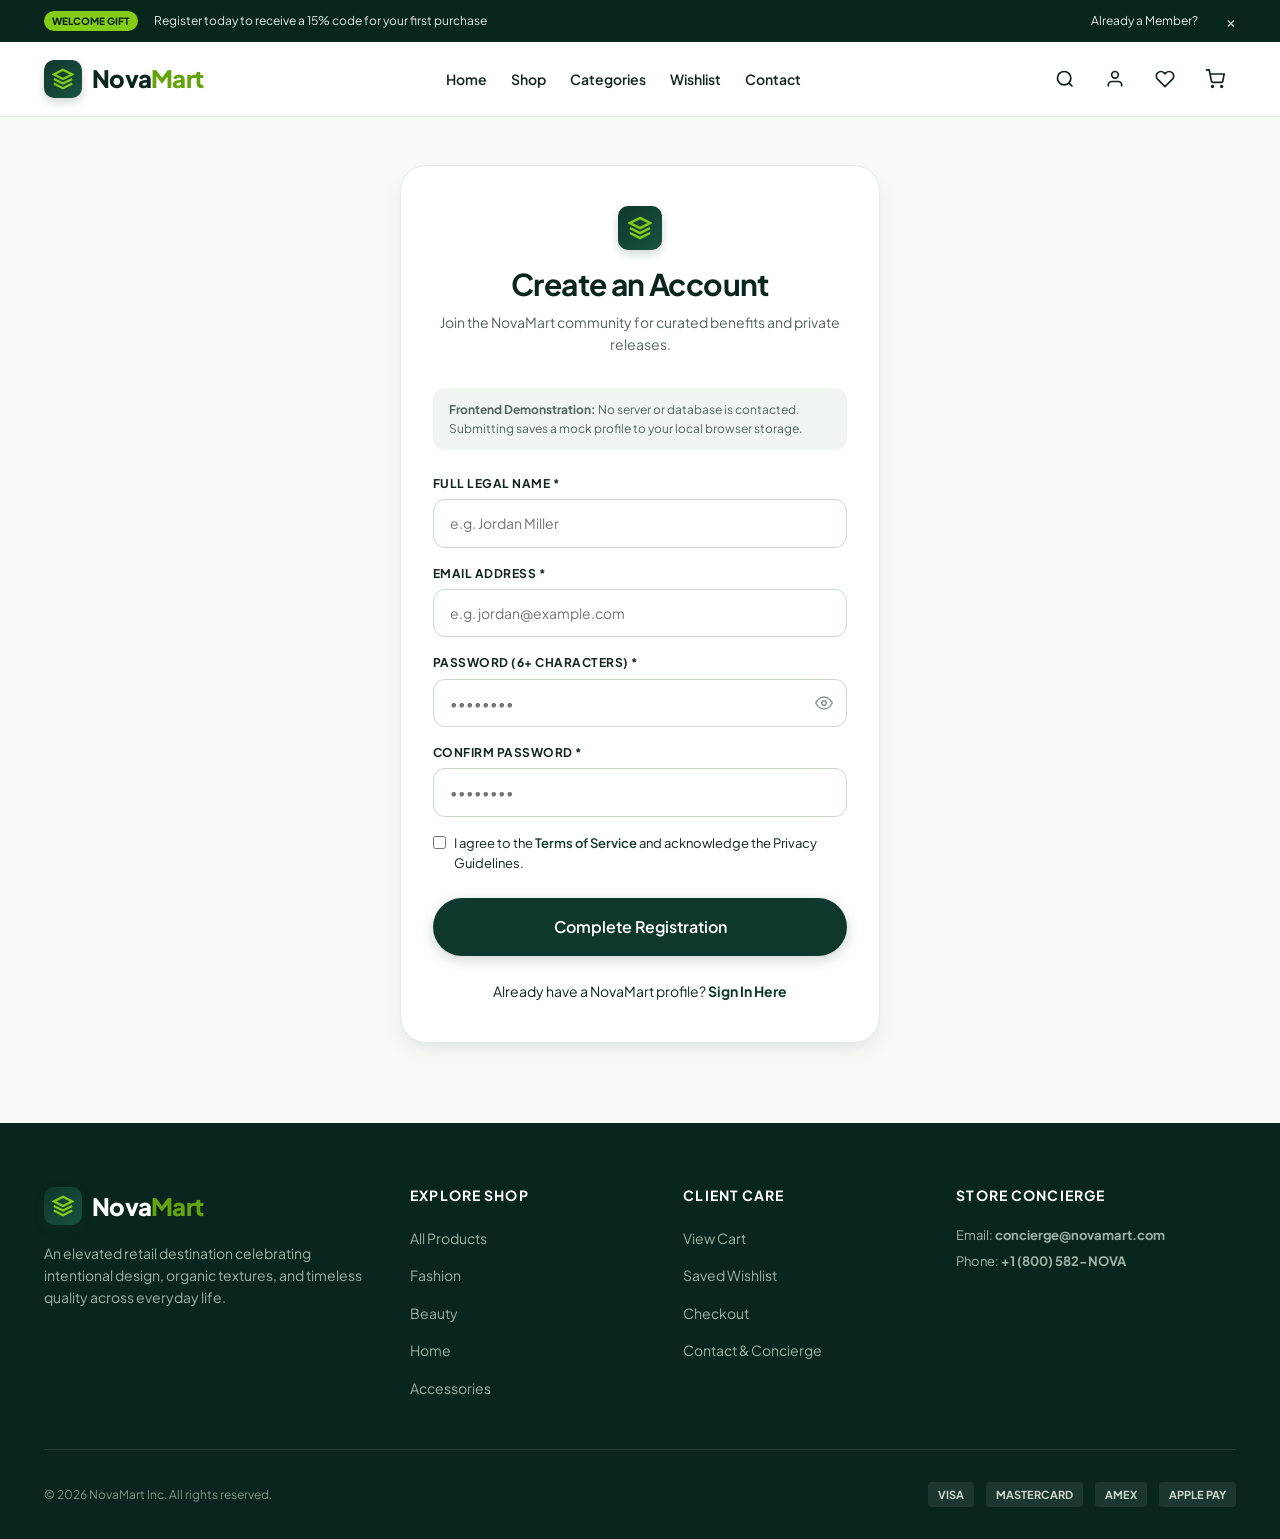
<file: register.html>
<!DOCTYPE html>
<html lang="en">
<head>
  <meta charset="UTF-8">
  <meta name="viewport" content="width=device-width, initial-scale=1.0">
  <title>Create an Account — NovaMart Membership</title>
  <meta name="description" content="Register for a NovaMart account to enjoy seamless checkout, order tracking, and private collection invites.">
  <link rel="preconnect" href="https://fonts.googleapis.com">
  <link rel="preconnect" href="https://fonts.gstatic.com" crossorigin>
  <link href="https://fonts.googleapis.com/css2?family=Plus+Jakarta+Sans:wght@400;500;600;700;800&display=swap" rel="stylesheet">
  <link rel="stylesheet" href="css/style.css">
</head>
<body data-page="register">

  <!-- Announcement Bar -->
  <aside class="announcement-bar" id="announcementBar" aria-label="Announcement">
    <div class="container">
      <div class="announcement-left">
        <span class="announcement-badge">Welcome Gift</span>
        <span>Register today to receive a 15% code for your first purchase</span>
      </div>
      <div class="announcement-links">
        <a href="login.html">Already a Member?</a>
        <button type="button" id="announcementDismiss" style="color: #cbd8ce; margin-left: 12px; font-size: 16px;" aria-label="Dismiss">&times;</button>
      </div>
    </div>
  </aside>

  <!-- Sticky Header -->
  <header class="site-header" id="siteHeader">
    <div class="container">
      <nav class="navbar" aria-label="Main Navigation">
        <a href="index.html" class="brand-logo" aria-label="NovaMart Home">
          <div class="brand-icon">
            <svg width="22" height="22" viewBox="0 0 24 24" fill="none" stroke="currentColor" stroke-width="2.5">
              <path d="M12 2L2 7l10 5 10-5-10-5zM2 17l10 5 10-5M2 12l10 5 10-5"/>
            </svg>
          </div>
          <span>Nova<span class="accent">Mart</span></span>
        </a>

        <ul class="nav-links">
          <li><a href="index.html" class="nav-link">Home</a></li>
          <li><a href="shop.html" class="nav-link">Shop</a></li>
          <li><a href="categories.html" class="nav-link">Categories</a></li>
          <li><a href="wishlist.html" class="nav-link">Wishlist</a></li>
          <li><a href="contact.html" class="nav-link">Contact</a></li>
        </ul>

        <div class="header-actions">
          <button type="button" class="header-action-btn" data-open-search aria-label="Search products" title="Search">
            <svg width="20" height="20" viewBox="0 0 24 24" fill="none" stroke="currentColor" stroke-width="2"><circle cx="11" cy="11" r="8"/><line x1="21" y1="21" x2="16.65" y2="16.65"/></svg>
          </button>

          <div class="user-auth-indicator">
            <a href="login.html" class="header-action-btn" title="Sign In" aria-label="Sign In">
              <svg width="20" height="20" viewBox="0 0 24 24" fill="none" stroke="currentColor" stroke-width="2"><path d="M20 21v-2a4 4 0 0 0-4-4H8a4 4 0 0 0-4 4v2"/><circle cx="12" cy="7" r="4"/></svg>
            </a>
          </div>

          <a href="wishlist.html" class="header-action-btn" aria-label="View Wishlist" title="Wishlist">
            <svg width="20" height="20" viewBox="0 0 24 24" fill="none" stroke="currentColor" stroke-width="2"><path d="M20.84 4.61a5.5 5.5 0 0 0-7.78 0L12 5.67l-1.06-1.06a5.5 5.5 0 0 0-7.78 7.78l1.06 1.06L12 21.23l7.78-7.78 1.06-1.06a5.5 5.5 0 0 0 0-7.78z"/></svg>
            <span class="counter-badge wishlist-badge" style="display: none;">0</span>
          </a>

          <a href="cart.html" class="header-action-btn" aria-label="View Shopping Cart" title="Shopping Cart">
            <svg width="20" height="20" viewBox="0 0 24 24" fill="none" stroke="currentColor" stroke-width="2"><circle cx="9" cy="21" r="1"/><circle cx="20" cy="21" r="1"/><path d="M1 1h4l2.68 13.39a2 2 0 0 0 2 1.61h9.72a2 2 0 0 0 2-1.61L23 6H6"/></svg>
            <span class="counter-badge cart-badge" style="display: none;">0</span>
          </a>

          <button type="button" class="mobile-nav-toggle" id="mobileNavToggle" aria-label="Open mobile menu">
            <svg width="24" height="24" viewBox="0 0 24 24" fill="none" stroke="currentColor" stroke-width="2.2"><line x1="3" y1="12" x2="21" y2="12"/><line x1="3" y1="6" x2="21" y2="6"/><line x1="3" y1="18" x2="21" y2="18"/></svg>
          </button>
        </div>
      </nav>
    </div>
  </header>

  <!-- Mobile Drawer -->
  <div class="mobile-nav-overlay" id="mobileNavDrawer">
    <div class="mobile-nav-drawer">
      <div class="mobile-nav-header">
        <a href="index.html" class="brand-logo">
          <div class="brand-icon">
            <svg width="20" height="20" viewBox="0 0 24 24" fill="none" stroke="currentColor" stroke-width="2.5"><path d="M12 2L2 7l10 5 10-5-10-5zM2 17l10 5 10-5M2 12l10 5 10-5"/></svg>
          </div>
          <span>Nova<span class="accent">Mart</span></span>
        </a>
        <button type="button" class="btn-icon-only" id="mobileNavClose" aria-label="Close menu">&times;</button>
      </div>
      <ul class="mobile-nav-list">
        <li class="mobile-nav-item"><a href="index.html">Home</a></li>
        <li class="mobile-nav-item"><a href="shop.html">All Products</a></li>
        <li class="mobile-nav-item"><a href="categories.html">Categories</a></li>
        <li class="mobile-nav-item"><a href="wishlist.html">My Wishlist</a></li>
        <li class="mobile-nav-item"><a href="cart.html">Shopping Cart</a></li>
        <li class="mobile-nav-item"><a href="contact.html">Contact Us</a></li>
        <li class="mobile-nav-item"><a href="login.html">My Account</a></li>
      </ul>
      <div class="mobile-nav-footer">
        <a href="shop.html" class="btn btn-primary btn-block">Shop All Catalog</a>
      </div>
    </div>
  </div>

  <!-- Search Modal -->
  <div class="search-modal-backdrop" id="searchModalBackdrop">
    <div class="search-modal">
      <div class="search-input-wrapper">
        <svg width="20" height="20" viewBox="0 0 24 24" fill="none" stroke="currentColor" stroke-width="2"><circle cx="11" cy="11" r="8"/><line x1="21" y1="21" x2="16.65" y2="16.65"/></svg>
        <input type="text" id="modalSearchInput" placeholder="Search fashion, skincare, ceramics..." autocomplete="off">
        <button type="button" id="searchModalClose" style="font-size: 20px; color: var(--text-light); padding: 4px;" aria-label="Close search">&times;</button>
      </div>
      <div class="search-results-dropdown" id="modalSearchResults"></div>
    </div>
  </div>

  <!-- Register Form Main -->
  <main class="auth-wrapper">
    <div class="container" style="display: flex; justify-content: center;">
      <div class="auth-card">
        <div class="auth-header">
          <div class="brand-icon" style="margin: 0 auto 16px; width: 44px; height: 44px;">
            <svg width="24" height="24" viewBox="0 0 24 24" fill="none" stroke="currentColor" stroke-width="2.5"><path d="M12 2L2 7l10 5 10-5-10-5zM2 17l10 5 10-5M2 12l10 5 10-5"/></svg>
          </div>
          <h1>Create an Account</h1>
          <p style="font-size: 14px; color: var(--text-muted);">
            Join the NovaMart community for curated benefits and private releases.
          </p>
        </div>

        <div style="background: var(--bg-subtle); padding: 12px 16px; border-radius: var(--radius-md); font-size: 12px; color: var(--text-muted); margin-bottom: var(--space-6);">
          <strong>Frontend Demonstration:</strong> No server or database is contacted. Submitting saves a mock profile to your local browser storage.
        </div>

        <form id="registerForm">
          <div class="form-group">
            <label class="form-label" for="regName">Full Legal Name *</label>
            <input type="text" id="regName" class="form-input" placeholder="e.g. Jordan Miller" required>
          </div>

          <div class="form-group">
            <label class="form-label" for="regEmail">Email Address *</label>
            <input type="email" id="regEmail" class="form-input" placeholder="e.g. jordan@example.com" required>
          </div>

          <div class="form-group">
            <label class="form-label" for="regPassword">Password (6+ characters) *</label>
            <div class="password-input-wrapper">
              <input type="password" id="regPassword" class="form-input" placeholder="••••••••" required>
              <button type="button" class="password-toggle-btn" id="toggleRegPassword" aria-label="Toggle password visibility">
                <svg width="18" height="18" viewBox="0 0 24 24" fill="none" stroke="currentColor" stroke-width="2"><path d="M1 12s4-8 11-8 11 8 11 8-4 8-11 8-11-8-11-8z"/><circle cx="12" cy="12" r="3"/></svg>
              </button>
            </div>
          </div>

          <div class="form-group">
            <label class="form-label" for="regConfirmPassword">Confirm Password *</label>
            <input type="password" id="regConfirmPassword" class="form-input" placeholder="••••••••" required>
          </div>

          <div style="margin: var(--space-4) 0 var(--space-6); font-size: 13px;">
            <label style="display: flex; align-items: flex-start; gap: 8px; cursor: pointer;">
              <input type="checkbox" id="regTerms" required style="margin-top: 3px;">
              <span>I agree to the <a href="contact.html" style="color: var(--color-primary); font-weight: 600;">Terms of Service</a> and acknowledge the Privacy Guidelines.</span>
            </label>
          </div>

          <button type="submit" class="btn btn-primary btn-block btn-lg" id="registerSubmitBtn">
            Complete Registration
          </button>
        </form>

        <div class="auth-switch-link">
          Already have a NovaMart profile?
          <a href="login.html">Sign In Here</a>
        </div>
      </div>
    </div>
  </main>

  <!-- Site Footer -->
  <footer class="site-footer">
    <div class="container">
      <div class="footer-top">
        <div class="footer-brand">
          <a href="index.html" class="brand-logo" style="color: #ffffff;">
            <div class="brand-icon">
              <svg width="22" height="22" viewBox="0 0 24 24" fill="none" stroke="currentColor" stroke-width="2.5"><path d="M12 2L2 7l10 5 10-5-10-5zM2 17l10 5 10-5M2 12l10 5 10-5"/></svg>
            </div>
            <span>Nova<span class="accent">Mart</span></span>
          </a>
          <p>An elevated retail destination celebrating intentional design, organic textures, and timeless quality across everyday life.</p>
        </div>
        <div class="footer-col">
          <h4>Explore Shop</h4>
          <ul class="footer-links">
            <li><a href="shop.html">All Products</a></li>
            <li><a href="shop.html?category=Fashion">Fashion</a></li>
            <li><a href="shop.html?category=Beauty">Beauty</a></li>
            <li><a href="shop.html?category=Home">Home</a></li>
            <li><a href="shop.html?category=Accessories">Accessories</a></li>
          </ul>
        </div>
        <div class="footer-col">
          <h4>Client Care</h4>
          <ul class="footer-links">
            <li><a href="cart.html">View Cart</a></li>
            <li><a href="wishlist.html">Saved Wishlist</a></li>
            <li><a href="checkout.html">Checkout</a></li>
            <li><a href="contact.html">Contact & Concierge</a></li>
          </ul>
        </div>
        <div class="footer-col">
          <h4>Store Concierge</h4>
          <p style="font-size: 13px; color: #9cb2a6; margin-bottom: 6px;">Email: <strong>concierge@novamart.com</strong></p>
          <p style="font-size: 13px; color: #9cb2a6;">Phone: <strong>+1 (800) 582-NOVA</strong></p>
        </div>
      </div>
      <div class="footer-bottom">
        <div>&copy; 2026 NovaMart Inc. All rights reserved.</div>
        <div class="footer-payment-icons">
          <span class="payment-badge">VISA</span>
          <span class="payment-badge">MASTERCARD</span>
          <span class="payment-badge">AMEX</span>
          <span class="payment-badge">APPLE PAY</span>
        </div>
      </div>
    </div>
  </footer>

  <!-- Scripts -->
  <script src="js/products.js"></script>
  <script src="js/app.js"></script>
  <script src="js/page.js"></script>
</body>
</html>
</file>
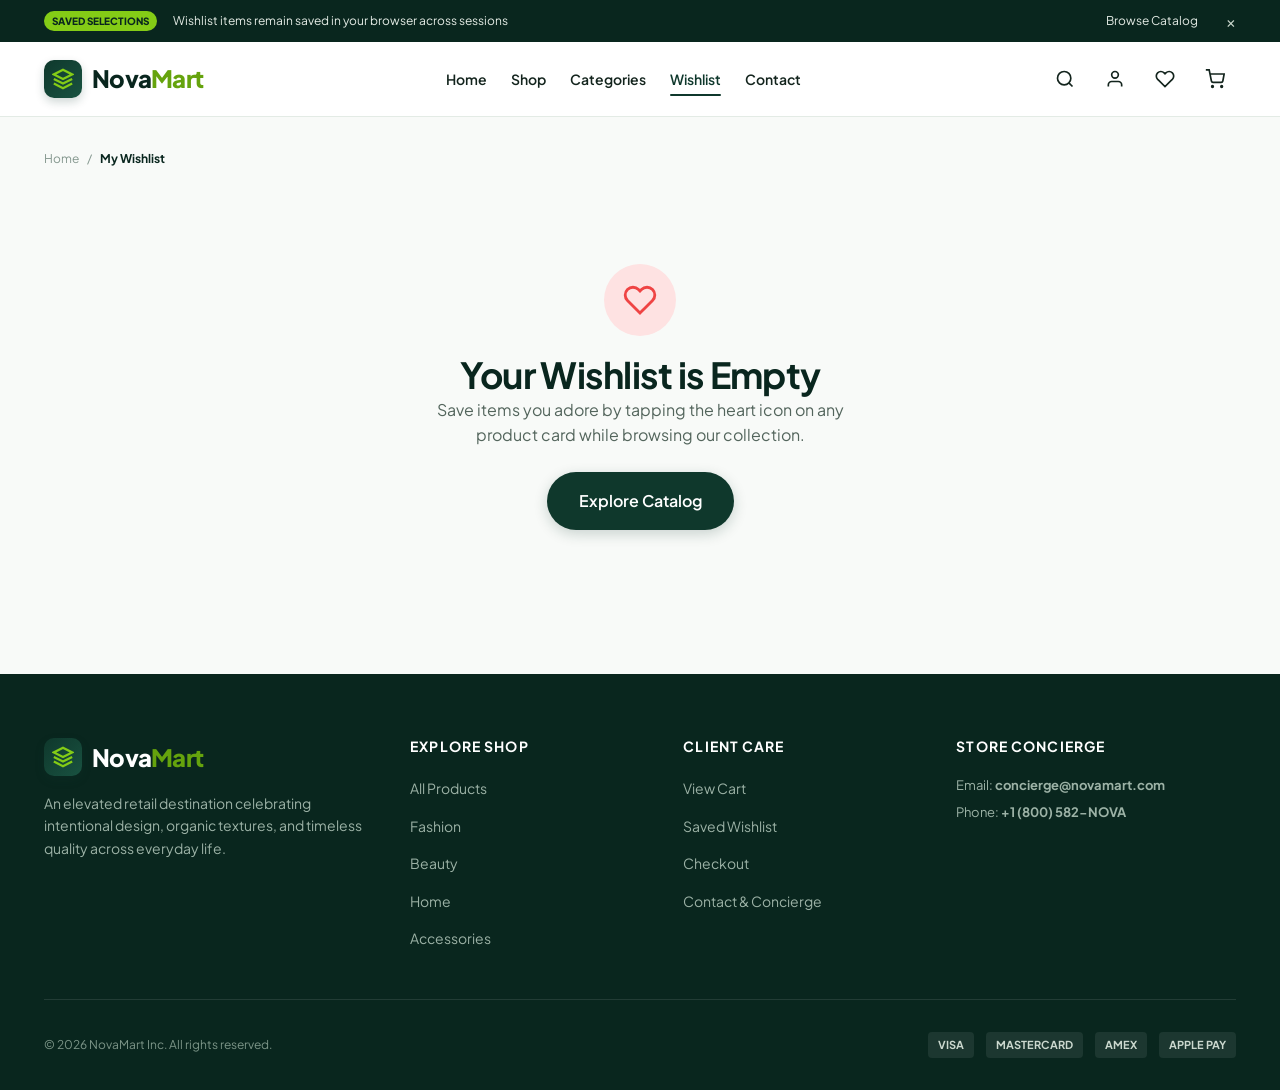
<file: wishlist.html>
<!DOCTYPE html>
<html lang="en">
<head>
  <meta charset="UTF-8">
  <meta name="viewport" content="width=device-width, initial-scale=1.0">
  <title>Your Saved Wishlist — NovaMart</title>
  <meta name="description" content="View and manage items saved to your personal NovaMart wishlist. Move saved favorites directly to your shopping bag.">
  <link rel="preconnect" href="https://fonts.googleapis.com">
  <link rel="preconnect" href="https://fonts.gstatic.com" crossorigin>
  <link href="https://fonts.googleapis.com/css2?family=Plus+Jakarta+Sans:wght@400;500;600;700;800&display=swap" rel="stylesheet">
  <link rel="stylesheet" href="css/style.css">
</head>
<body data-page="wishlist">

  <!-- Announcement Bar -->
  <aside class="announcement-bar" id="announcementBar" aria-label="Announcement">
    <div class="container">
      <div class="announcement-left">
        <span class="announcement-badge">Saved Selections</span>
        <span>Wishlist items remain saved in your browser across sessions</span>
      </div>
      <div class="announcement-links">
        <a href="shop.html">Browse Catalog</a>
        <button type="button" id="announcementDismiss" style="color: #cbd8ce; margin-left: 12px; font-size: 16px;" aria-label="Dismiss">&times;</button>
      </div>
    </div>
  </aside>

  <!-- Sticky Header -->
  <header class="site-header" id="siteHeader">
    <div class="container">
      <nav class="navbar" aria-label="Main Navigation">
        <a href="index.html" class="brand-logo" aria-label="NovaMart Home">
          <div class="brand-icon">
            <svg width="22" height="22" viewBox="0 0 24 24" fill="none" stroke="currentColor" stroke-width="2.5">
              <path d="M12 2L2 7l10 5 10-5-10-5zM2 17l10 5 10-5M2 12l10 5 10-5"/>
            </svg>
          </div>
          <span>Nova<span class="accent">Mart</span></span>
        </a>

        <ul class="nav-links">
          <li><a href="index.html" class="nav-link">Home</a></li>
          <li><a href="shop.html" class="nav-link">Shop</a></li>
          <li><a href="categories.html" class="nav-link">Categories</a></li>
          <li><a href="wishlist.html" class="nav-link active">Wishlist</a></li>
          <li><a href="contact.html" class="nav-link">Contact</a></li>
        </ul>

        <div class="header-actions">
          <button type="button" class="header-action-btn" data-open-search aria-label="Search products" title="Search">
            <svg width="20" height="20" viewBox="0 0 24 24" fill="none" stroke="currentColor" stroke-width="2"><circle cx="11" cy="11" r="8"/><line x1="21" y1="21" x2="16.65" y2="16.65"/></svg>
          </button>

          <div class="user-auth-indicator">
            <a href="login.html" class="header-action-btn" title="Sign In" aria-label="Sign In">
              <svg width="20" height="20" viewBox="0 0 24 24" fill="none" stroke="currentColor" stroke-width="2"><path d="M20 21v-2a4 4 0 0 0-4-4H8a4 4 0 0 0-4 4v2"/><circle cx="12" cy="7" r="4"/></svg>
            </a>
          </div>

          <a href="wishlist.html" class="header-action-btn" aria-label="View Wishlist" title="Wishlist">
            <svg width="20" height="20" viewBox="0 0 24 24" fill="none" stroke="currentColor" stroke-width="2"><path d="M20.84 4.61a5.5 5.5 0 0 0-7.78 0L12 5.67l-1.06-1.06a5.5 5.5 0 0 0-7.78 7.78l1.06 1.06L12 21.23l7.78-7.78 1.06-1.06a5.5 5.5 0 0 0 0-7.78z"/></svg>
            <span class="counter-badge wishlist-badge" style="display: none;">0</span>
          </a>

          <a href="cart.html" class="header-action-btn" aria-label="View Shopping Cart" title="Shopping Cart">
            <svg width="20" height="20" viewBox="0 0 24 24" fill="none" stroke="currentColor" stroke-width="2"><circle cx="9" cy="21" r="1"/><circle cx="20" cy="21" r="1"/><path d="M1 1h4l2.68 13.39a2 2 0 0 0 2 1.61h9.72a2 2 0 0 0 2-1.61L23 6H6"/></svg>
            <span class="counter-badge cart-badge" style="display: none;">0</span>
          </a>

          <button type="button" class="mobile-nav-toggle" id="mobileNavToggle" aria-label="Open mobile menu">
            <svg width="24" height="24" viewBox="0 0 24 24" fill="none" stroke="currentColor" stroke-width="2.2"><line x1="3" y1="12" x2="21" y2="12"/><line x1="3" y1="6" x2="21" y2="6"/><line x1="3" y1="18" x2="21" y2="18"/></svg>
          </button>
        </div>
      </nav>
    </div>
  </header>

  <!-- Mobile Drawer -->
  <div class="mobile-nav-overlay" id="mobileNavDrawer">
    <div class="mobile-nav-drawer">
      <div class="mobile-nav-header">
        <a href="index.html" class="brand-logo">
          <div class="brand-icon">
            <svg width="20" height="20" viewBox="0 0 24 24" fill="none" stroke="currentColor" stroke-width="2.5"><path d="M12 2L2 7l10 5 10-5-10-5zM2 17l10 5 10-5M2 12l10 5 10-5"/></svg>
          </div>
          <span>Nova<span class="accent">Mart</span></span>
        </a>
        <button type="button" class="btn-icon-only" id="mobileNavClose" aria-label="Close menu">&times;</button>
      </div>
      <ul class="mobile-nav-list">
        <li class="mobile-nav-item"><a href="index.html">Home</a></li>
        <li class="mobile-nav-item"><a href="shop.html">All Products</a></li>
        <li class="mobile-nav-item"><a href="categories.html">Categories</a></li>
        <li class="mobile-nav-item"><a href="wishlist.html" class="active">My Wishlist</a></li>
        <li class="mobile-nav-item"><a href="cart.html">Shopping Cart</a></li>
        <li class="mobile-nav-item"><a href="contact.html">Contact Us</a></li>
        <li class="mobile-nav-item"><a href="login.html">My Account</a></li>
      </ul>
      <div class="mobile-nav-footer">
        <a href="shop.html" class="btn btn-primary btn-block">Shop All Catalog</a>
      </div>
    </div>
  </div>

  <!-- Search Modal -->
  <div class="search-modal-backdrop" id="searchModalBackdrop">
    <div class="search-modal">
      <div class="search-input-wrapper">
        <svg width="20" height="20" viewBox="0 0 24 24" fill="none" stroke="currentColor" stroke-width="2"><circle cx="11" cy="11" r="8"/><line x1="21" y1="21" x2="16.65" y2="16.65"/></svg>
        <input type="text" id="modalSearchInput" placeholder="Search fashion, skincare, ceramics..." autocomplete="off">
        <button type="button" id="searchModalClose" style="font-size: 20px; color: var(--text-light); padding: 4px;" aria-label="Close search">&times;</button>
      </div>
      <div class="search-results-dropdown" id="modalSearchResults"></div>
    </div>
  </div>

  <!-- Wishlist Main Content -->
  <main style="padding: var(--space-8) 0 var(--space-20);">
    <div class="container">
      <!-- Breadcrumbs -->
      <nav class="breadcrumbs" aria-label="Breadcrumbs">
        <a href="index.html">Home</a>
        <span>/</span>
        <span style="color: var(--color-primary-dark); font-weight: 700;">My Wishlist</span>
      </nav>

      <!-- Wishlist Header Bar -->
      <div style="display: flex; align-items: flex-end; justify-content: space-between; margin-bottom: var(--space-8); flex-wrap: wrap; gap: 16px;" id="wishlistHeaderBar">
        <div>
          <h1 style="font-size: var(--font-size-3xl); margin-bottom: 6px;">Saved Wishlist</h1>
          <p style="color: var(--text-muted); font-size: var(--font-size-sm);" id="wishlistItemsCount">
            Your personal curation of favored pieces.
          </p>
        </div>

        <div style="display: flex; align-items: center; gap: 12px;">
          <button type="button" class="btn btn-primary btn-sm" id="wishlistMoveAllBtn">
            <svg width="16" height="16" viewBox="0 0 24 24" fill="none" stroke="currentColor" stroke-width="2.5"><circle cx="9" cy="21" r="1"/><circle cx="20" cy="21" r="1"/><path d="M1 1h4l2.68 13.39a2 2 0 0 0 2 1.61h9.72a2 2 0 0 0 2-1.61L23 6H6"/></svg>
            <span>Move All to Cart</span>
          </button>
          <button type="button" class="btn btn-outline btn-sm" id="clearWishlistBtn" style="color: var(--color-danger); border-color: #fca5a5;">
            Clear Wishlist
          </button>
        </div>
      </div>

      <!-- Wishlist Product Grid -->
      <div class="product-grid" id="wishlistGrid">
        <!-- Rendered dynamically by page.js -->
      </div>

      <!-- Empty State -->
      <div class="empty-state" id="wishlistEmptyState" style="display: none;">
        <div class="empty-state-icon" style="background-color: #fee2e2; color: #ef4444;">
          <svg width="34" height="34" viewBox="0 0 24 24" fill="none" stroke="currentColor" stroke-width="2"><path d="M20.84 4.61a5.5 5.5 0 0 0-7.78 0L12 5.67l-1.06-1.06a5.5 5.5 0 0 0-7.78 7.78l1.06 1.06L12 21.23l7.78-7.78 1.06-1.06a5.5 5.5 0 0 0 0-7.78z"/></svg>
        </div>
        <h2>Your Wishlist is Empty</h2>
        <p>Save items you adore by tapping the heart icon on any product card while browsing our collection.</p>
        <a href="shop.html" class="btn btn-primary btn-lg">Explore Catalog</a>
      </div>
    </div>
  </main>

  <!-- Site Footer -->
  <footer class="site-footer">
    <div class="container">
      <div class="footer-top">
        <div class="footer-brand">
          <a href="index.html" class="brand-logo" style="color: #ffffff;">
            <div class="brand-icon">
              <svg width="22" height="22" viewBox="0 0 24 24" fill="none" stroke="currentColor" stroke-width="2.5"><path d="M12 2L2 7l10 5 10-5-10-5zM2 17l10 5 10-5M2 12l10 5 10-5"/></svg>
            </div>
            <span>Nova<span class="accent">Mart</span></span>
          </a>
          <p>An elevated retail destination celebrating intentional design, organic textures, and timeless quality across everyday life.</p>
        </div>
        <div class="footer-col">
          <h4>Explore Shop</h4>
          <ul class="footer-links">
            <li><a href="shop.html">All Products</a></li>
            <li><a href="shop.html?category=Fashion">Fashion</a></li>
            <li><a href="shop.html?category=Beauty">Beauty</a></li>
            <li><a href="shop.html?category=Home">Home</a></li>
            <li><a href="shop.html?category=Accessories">Accessories</a></li>
          </ul>
        </div>
        <div class="footer-col">
          <h4>Client Care</h4>
          <ul class="footer-links">
            <li><a href="cart.html">View Cart</a></li>
            <li><a href="wishlist.html">Saved Wishlist</a></li>
            <li><a href="checkout.html">Checkout</a></li>
            <li><a href="contact.html">Contact & Concierge</a></li>
          </ul>
        </div>
        <div class="footer-col">
          <h4>Store Concierge</h4>
          <p style="font-size: 13px; color: #9cb2a6; margin-bottom: 6px;">Email: <strong>concierge@novamart.com</strong></p>
          <p style="font-size: 13px; color: #9cb2a6;">Phone: <strong>+1 (800) 582-NOVA</strong></p>
        </div>
      </div>
      <div class="footer-bottom">
        <div>&copy; 2026 NovaMart Inc. All rights reserved.</div>
        <div class="footer-payment-icons">
          <span class="payment-badge">VISA</span>
          <span class="payment-badge">MASTERCARD</span>
          <span class="payment-badge">AMEX</span>
          <span class="payment-badge">APPLE PAY</span>
        </div>
      </div>
    </div>
  </footer>

  <!-- Scripts -->
  <script src="js/products.js"></script>
  <script src="js/app.js"></script>
  <script src="js/page.js"></script>
</body>
</html>
</file>
<file: css/style.css>
/* ==========================================================================
   NovaMart E-Commerce Design System & Stylesheet
   Modern, Clean, Minimalist Scandinavian & Botanical Luxury
   Vanilla CSS3 - Zero Framework Dependencies
   ========================================================================== */

/* --------------------------------------------------------------------------
   1. Design Tokens & CSS Variables
   -------------------------------------------------------------------------- */
:root {
  /* Brand Color Palette */
  --color-primary: #0f382c;        /* Deep luxury forest green */
  --color-primary-dark: #09261e;   /* Darkest pine shade */
  --color-primary-light: #195241;  /* Rich emerald tone */
  --color-primary-soft: #eaf1ed;   /* Pale forest tint for pills/badges */

  --color-lime: #84cc16;           /* Vibrant lime highlight */
  --color-lime-hover: #65a30d;     /* Deep lime */
  --color-lime-light: #f7fee7;     /* Soft lime tint */
  --color-emerald: #10b981;        /* Modern energetic emerald */

  --color-gold: #f59e0b;           /* Warm star rating gold */
  --color-danger: #ef4444;         /* Error & alert red */
  --color-danger-bg: #fef2f2;
  --color-success: #16a34a;        /* Success green */
  --color-success-bg: #f0fdf4;

  /* Neutrals & Backgrounds */
  --bg-page: #f8faf8;              /* Soft off-white / porcelain */
  --bg-surface: #ffffff;           /* Pure white card surface */
  --bg-subtle: #f1f5f2;            /* Light sage/gray tint */
  --bg-muted: #e7ede8;             /* Input and border tint */
  --bg-dark: #0f382c;              /* Footer & dark banners */

  /* Typography Colors */
  --text-main: #13241d;            /* High contrast deep slate */
  --text-muted: #53655c;           /* Medium contrast readable slate */
  --text-light: #84978e;           /* Muted secondary helper text */
  --text-inverse: #ffffff;         /* Crisp white */

  /* Borders & Dividers */
  --border-subtle: #e3ebe5;
  --border-medium: #cbd8ce;
  --border-focus: #0f382c;

  /* Typography */
  --font-family: 'Plus Jakarta Sans', -apple-system, BlinkMacSystemFont, 'Segoe UI', Roboto, Helvetica, Arial, sans-serif;
  --font-size-xs: 0.75rem;    /* 12px */
  --font-size-sm: 0.875rem;   /* 14px */
  --font-size-base: 1rem;     /* 16px */
  --font-size-md: 1.125rem;   /* 18px */
  --font-size-lg: 1.25rem;    /* 20px */
  --font-size-xl: 1.5rem;     /* 24px */
  --font-size-2xl: 1.875rem;  /* 30px */
  --font-size-3xl: 2.25rem;   /* 36px */
  --font-size-4xl: 3rem;      /* 48px */
  --font-size-5xl: 3.75rem;   /* 60px */

  /* Spacing */
  --space-1: 0.25rem;   /* 4px */
  --space-2: 0.5rem;    /* 8px */
  --space-3: 0.75rem;   /* 12px */
  --space-4: 1rem;      /* 16px */
  --space-5: 1.25rem;   /* 20px */
  --space-6: 1.5rem;    /* 24px */
  --space-8: 2rem;      /* 32px */
  --space-10: 2.5rem;   /* 40px */
  --space-12: 3rem;     /* 48px */
  --space-16: 4rem;     /* 64px */
  --space-20: 5rem;     /* 80px */

  /* Radius */
  --radius-xs: 4px;
  --radius-sm: 8px;
  --radius-md: 12px;
  --radius-lg: 18px;
  --radius-xl: 26px;
  --radius-full: 9999px;

  /* Shadows */
  --shadow-subtle: 0 2px 6px rgba(15, 56, 44, 0.04);
  --shadow-sm: 0 4px 12px rgba(15, 56, 44, 0.06);
  --shadow-md: 0 10px 25px -4px rgba(15, 56, 44, 0.08), 0 6px 12px -4px rgba(15, 56, 44, 0.04);
  --shadow-lg: 0 20px 35px -8px rgba(15, 56, 44, 0.12), 0 10px 18px -6px rgba(15, 56, 44, 0.06);
  --shadow-hover: 0 16px 32px rgba(15, 56, 44, 0.12);

  /* Layout */
  --container-max: 1240px;
  --header-height: 74px;
  --transition-fast: 0.18s ease;
  --transition-base: 0.25s ease;
  --transition-smooth: 0.35s cubic-bezier(0.16, 1, 0.3, 1);
}

/* --------------------------------------------------------------------------
   2. Reset & Base Styles
   -------------------------------------------------------------------------- */
*, *::before, *::after {
  box-sizing: border-box;
  margin: 0;
  padding: 0;
}

html {
  font-size: 16px;
  scroll-behavior: smooth;
  -webkit-text-size-adjust: 100%;
}

body {
  font-family: var(--font-family);
  background-color: var(--bg-page);
  color: var(--text-main);
  line-height: 1.6;
  font-weight: 400;
  min-height: 100vh;
  display: flex;
  flex-direction: column;
  overflow-x: hidden;
  -webkit-font-smoothing: antialiased;
}

img, svg, picture {
  display: block;
  max-width: 100%;
  height: auto;
}

a {
  color: inherit;
  text-decoration: none;
  transition: color var(--transition-fast);
}

button, input, select, textarea {
  font: inherit;
  color: inherit;
  outline: none;
  border: none;
  background: none;
}

button {
  cursor: pointer;
  user-select: none;
}

ul, ol {
  list-style: none;
}

/* Accessible Keyboard Focus */
:focus-visible {
  outline: 2px solid var(--color-primary);
  outline-offset: 3px;
}

/* Container */
.container {
  width: 100%;
  max-width: var(--container-max);
  margin-left: auto;
  margin-right: auto;
  padding-left: var(--space-6);
  padding-right: var(--space-6);
}

/* --------------------------------------------------------------------------
   3. Typography Utilities
   -------------------------------------------------------------------------- */
h1, h2, h3, h4, h5, h6 {
  color: var(--color-primary-dark);
  font-weight: 700;
  line-height: 1.25;
  letter-spacing: -0.02em;
}

h1 { font-size: var(--font-size-4xl); }
h2 { font-size: var(--font-size-3xl); }
h3 { font-size: var(--font-size-xl); }
h4 { font-size: var(--font-size-lg); }

p {
  color: var(--text-muted);
}

.text-center { text-align: center; }
.text-right { text-align: right; }
.text-left { text-align: left; }

.section-header {
  margin-bottom: var(--space-10);
}

.section-header.text-center {
  max-width: 680px;
  margin-left: auto;
  margin-right: auto;
  margin-bottom: var(--space-12);
}

.section-tag {
  display: inline-flex;
  align-items: center;
  gap: var(--space-2);
  padding: 6px 14px;
  background-color: var(--color-primary-soft);
  color: var(--color-primary);
  font-size: var(--font-size-xs);
  font-weight: 700;
  text-transform: uppercase;
  letter-spacing: 0.08em;
  border-radius: var(--radius-full);
  margin-bottom: var(--space-3);
}

.section-tag.lime {
  background-color: var(--color-lime-light);
  color: var(--color-lime-hover);
}

.section-title {
  margin-bottom: var(--space-3);
}

.section-subtitle {
  font-size: var(--font-size-base);
  color: var(--text-muted);
}

/* --------------------------------------------------------------------------
   4. Buttons & Badges
   -------------------------------------------------------------------------- */
.btn {
  display: inline-flex;
  align-items: center;
  justify-content: center;
  gap: var(--space-2);
  padding: 12px 24px;
  font-size: var(--font-size-sm);
  font-weight: 600;
  border-radius: var(--radius-full);
  transition: all var(--transition-base);
  white-space: nowrap;
}

.btn-primary {
  background-color: var(--color-primary);
  color: var(--text-inverse);
  box-shadow: 0 4px 14px rgba(15, 56, 44, 0.2);
}

.btn-primary:hover {
  background-color: var(--color-primary-light);
  transform: translateY(-2px);
  box-shadow: 0 6px 18px rgba(15, 56, 44, 0.28);
}

.btn-secondary {
  background-color: var(--bg-subtle);
  color: var(--color-primary-dark);
}

.btn-secondary:hover {
  background-color: var(--bg-muted);
  transform: translateY(-2px);
}

.btn-accent {
  background-color: var(--color-lime);
  color: var(--color-primary-dark);
  font-weight: 700;
  box-shadow: 0 4px 14px rgba(132, 204, 22, 0.3);
}

.btn-accent:hover {
  background-color: var(--color-lime-hover);
  color: #fff;
  transform: translateY(-2px);
}

.btn-outline {
  border: 1.5px solid var(--border-medium);
  background-color: transparent;
  color: var(--color-primary-dark);
}

.btn-outline:hover {
  border-color: var(--color-primary);
  background-color: var(--color-primary-soft);
  color: var(--color-primary);
}

.btn-sm {
  padding: 8px 16px;
  font-size: var(--font-size-xs);
}

.btn-lg {
  padding: 16px 32px;
  font-size: var(--font-size-base);
}

.btn-block {
  width: 100%;
}

.btn-icon-only {
  width: 42px;
  height: 42px;
  padding: 0;
  border-radius: var(--radius-full);
  display: inline-flex;
  align-items: center;
  justify-content: center;
  background-color: var(--bg-surface);
  color: var(--text-main);
  border: 1px solid var(--border-subtle);
  transition: all var(--transition-fast);
}

.btn-icon-only:hover {
  background-color: var(--color-primary-soft);
  color: var(--color-primary);
  border-color: var(--color-primary);
}

/* Badges */
.badge {
  display: inline-flex;
  align-items: center;
  gap: 4px;
  padding: 4px 10px;
  border-radius: var(--radius-full);
  font-size: 11px;
  font-weight: 700;
  letter-spacing: 0.04em;
  text-transform: uppercase;
}

.badge-bestseller {
  background-color: var(--color-primary);
  color: #ffffff;
}

.badge-new {
  background-color: var(--color-lime);
  color: var(--color-primary-dark);
}

.badge-popular {
  background-color: #fef3c7;
  color: #92400e;
}

.badge-sale {
  background-color: #fee2e2;
  color: #b91c1c;
}

/* --------------------------------------------------------------------------
   5. Announcement Bar & Navigation Header
   -------------------------------------------------------------------------- */
.announcement-bar {
  background-color: var(--color-primary-dark);
  color: #e5ece6;
  font-size: var(--font-size-xs);
  padding: 8px 16px;
  position: relative;
  z-index: 100;
}

.announcement-bar .container {
  display: flex;
  align-items: center;
  justify-content: space-between;
}

.announcement-left {
  display: flex;
  align-items: center;
  gap: var(--space-4);
}

.announcement-badge {
  background-color: var(--color-lime);
  color: var(--color-primary-dark);
  font-weight: 800;
  padding: 2px 8px;
  border-radius: var(--radius-full);
  font-size: 10px;
  text-transform: uppercase;
}

.announcement-links {
  display: flex;
  align-items: center;
  gap: var(--space-4);
}

.announcement-links a:hover {
  color: var(--color-lime);
}

/* Main Site Header */
.site-header {
  position: sticky;
  top: 0;
  left: 0;
  width: 100%;
  background-color: rgba(255, 255, 255, 0.95);
  backdrop-filter: blur(12px);
  -webkit-backdrop-filter: blur(12px);
  border-bottom: 1px solid var(--border-subtle);
  z-index: 90;
  transition: all var(--transition-base);
}

.site-header.scrolled {
  box-shadow: var(--shadow-sm);
}

.navbar {
  display: flex;
  align-items: center;
  justify-content: space-between;
  height: var(--header-height);
  gap: var(--space-4);
}

/* Brand Logo */
.brand-logo {
  display: flex;
  align-items: center;
  gap: 10px;
  font-size: var(--font-size-xl);
  font-weight: 800;
  color: var(--color-primary-dark);
  letter-spacing: -0.03em;
}

.brand-icon {
  width: 38px;
  height: 38px;
  background: linear-gradient(135deg, var(--color-primary), var(--color-primary-light));
  color: var(--color-lime);
  border-radius: 10px;
  display: flex;
  align-items: center;
  justify-content: center;
  box-shadow: 0 4px 10px rgba(15, 56, 44, 0.2);
}

.brand-logo span.accent {
  color: var(--color-lime-hover);
}

/* Navigation Links */
.nav-links {
  display: flex;
  align-items: center;
  gap: var(--space-6);
}

.nav-link {
  font-size: var(--font-size-sm);
  font-weight: 600;
  color: var(--text-main);
  position: relative;
  padding: 8px 0;
  transition: color var(--transition-fast);
}

.nav-link::after {
  content: '';
  position: absolute;
  bottom: 0;
  left: 0;
  width: 0;
  height: 2px;
  background-color: var(--color-primary);
  transition: width var(--transition-base);
  border-radius: var(--radius-full);
}

.nav-link:hover,
.nav-link.active {
  color: var(--color-primary);
}

.nav-link.active::after {
  width: 100%;
}

/* Header Action Controls */
.header-actions {
  display: flex;
  align-items: center;
  gap: var(--space-2);
}

.header-action-btn {
  position: relative;
  width: 42px;
  height: 42px;
  border-radius: var(--radius-full);
  display: inline-flex;
  align-items: center;
  justify-content: center;
  color: var(--text-main);
  background-color: transparent;
  transition: all var(--transition-fast);
}

.header-action-btn:hover {
  background-color: var(--color-primary-soft);
  color: var(--color-primary);
}

.counter-badge {
  position: absolute;
  top: 4px;
  right: 4px;
  background-color: var(--color-lime);
  color: var(--color-primary-dark);
  font-size: 11px;
  font-weight: 800;
  width: 18px;
  height: 18px;
  border-radius: var(--radius-full);
  display: flex;
  align-items: center;
  justify-content: center;
  border: 1.5px solid #ffffff;
  transition: transform var(--transition-fast);
}

.counter-badge.pulse {
  transform: scale(1.3);
}

/* Mobile Toggle */
.mobile-nav-toggle {
  display: none;
  width: 40px;
  height: 40px;
  align-items: center;
  justify-content: center;
  background: transparent;
  color: var(--color-primary);
}

/* User Account Dropdown */
.user-menu-wrapper {
  position: relative;
}

.user-dropdown {
  position: absolute;
  top: calc(100% + 10px);
  right: 0;
  background: var(--bg-surface);
  border: 1px solid var(--border-subtle);
  border-radius: var(--radius-md);
  box-shadow: var(--shadow-lg);
  width: 210px;
  padding: var(--space-2);
  display: none;
  flex-direction: column;
  z-index: 1000;
}

.user-dropdown.open {
  display: flex;
  animation: fadeInDown 0.2s ease;
}

.user-dropdown-header {
  padding: var(--space-2) var(--space-3);
  border-bottom: 1px solid var(--border-subtle);
  margin-bottom: var(--space-1);
}

.user-dropdown-name {
  font-weight: 700;
  font-size: var(--font-size-sm);
  color: var(--text-main);
}

.user-dropdown-email {
  font-size: var(--font-size-xs);
  color: var(--text-light);
  overflow: hidden;
  text-overflow: ellipsis;
  white-space: nowrap;
}

.user-dropdown-item {
  display: flex;
  align-items: center;
  gap: var(--space-2);
  padding: 8px 12px;
  font-size: var(--font-size-sm);
  color: var(--text-main);
  border-radius: var(--radius-sm);
  transition: background-color var(--transition-fast);
}

.user-dropdown-item:hover {
  background-color: var(--bg-subtle);
  color: var(--color-primary);
}

/* Mobile Navigation Drawer */
.mobile-nav-overlay {
  position: fixed;
  inset: 0;
  background-color: rgba(9, 38, 30, 0.45);
  backdrop-filter: blur(4px);
  z-index: 200;
  opacity: 0;
  visibility: hidden;
  transition: all var(--transition-base);
}

.mobile-nav-overlay.open {
  opacity: 1;
  visibility: visible;
}

.mobile-nav-drawer {
  position: fixed;
  top: 0;
  right: 0;
  width: 320px;
  max-width: 85vw;
  height: 100%;
  background-color: var(--bg-surface);
  z-index: 201;
  transform: translateX(100%);
  transition: transform var(--transition-smooth);
  display: flex;
  flex-direction: column;
  padding: var(--space-6);
  box-shadow: -5px 0 25px rgba(0, 0, 0, 0.15);
}

.mobile-nav-overlay.open .mobile-nav-drawer {
  transform: translateX(0);
}

.mobile-nav-header {
  display: flex;
  align-items: center;
  justify-content: space-between;
  padding-bottom: var(--space-4);
  border-bottom: 1px solid var(--border-subtle);
}

.mobile-nav-list {
  display: flex;
  flex-direction: column;
  gap: var(--space-2);
  margin-top: var(--space-6);
  flex: 1;
}

.mobile-nav-item a {
  display: flex;
  align-items: center;
  justify-content: space-between;
  padding: var(--space-3) var(--space-2);
  font-size: var(--font-size-base);
  font-weight: 600;
  color: var(--text-main);
  border-radius: var(--radius-sm);
}

.mobile-nav-item a:hover,
.mobile-nav-item a.active {
  background-color: var(--color-primary-soft);
  color: var(--color-primary);
}

.mobile-nav-footer {
  padding-top: var(--space-4);
  border-top: 1px solid var(--border-subtle);
}

/* Quick Search Modal */
.search-modal-backdrop {
  position: fixed;
  inset: 0;
  background-color: rgba(9, 38, 30, 0.6);
  backdrop-filter: blur(5px);
  z-index: 300;
  display: flex;
  align-items: flex-start;
  justify-content: center;
  padding-top: 90px;
  opacity: 0;
  visibility: hidden;
  transition: all var(--transition-base);
}

.search-modal-backdrop.open {
  opacity: 1;
  visibility: visible;
}

.search-modal {
  width: 100%;
  max-width: 600px;
  background: var(--bg-surface);
  border-radius: var(--radius-lg);
  box-shadow: var(--shadow-lg);
  overflow: hidden;
  transform: translateY(-20px);
  transition: transform var(--transition-smooth);
}

.search-modal-backdrop.open .search-modal {
  transform: translateY(0);
}

.search-input-wrapper {
  position: relative;
  display: flex;
  align-items: center;
  padding: var(--space-4) var(--space-6);
  border-bottom: 1px solid var(--border-subtle);
}

.search-input-wrapper input {
  flex: 1;
  padding-left: var(--space-3);
  font-size: var(--font-size-md);
  color: var(--text-main);
}

.search-results-dropdown {
  max-height: 380px;
  overflow-y: auto;
  padding: var(--space-4);
}

.search-result-item {
  display: flex;
  align-items: center;
  gap: var(--space-4);
  padding: var(--space-2);
  border-radius: var(--radius-md);
  transition: background-color var(--transition-fast);
}

.search-result-item:hover {
  background-color: var(--bg-subtle);
}

.search-result-thumb {
  width: 52px;
  height: 52px;
  border-radius: var(--radius-sm);
  object-fit: cover;
  background-color: var(--bg-subtle);
}

/* --------------------------------------------------------------------------
   6. Product Cards & Grids
   -------------------------------------------------------------------------- */
.product-grid {
  display: grid;
  grid-template-columns: repeat(4, 1fr);
  gap: var(--space-6);
}

.product-card {
  background-color: var(--bg-surface);
  border-radius: var(--radius-lg);
  border: 1px solid var(--border-subtle);
  overflow: hidden;
  display: flex;
  flex-direction: column;
  position: relative;
  transition: transform var(--transition-base), box-shadow var(--transition-base), border-color var(--transition-base);
}

.product-card:hover {
  transform: translateY(-6px);
  box-shadow: var(--shadow-hover);
  border-color: var(--border-medium);
}

.product-image-container {
  position: relative;
  width: 100%;
  aspect-ratio: 1 / 1.1;
  background-color: var(--bg-subtle);
  overflow: hidden;
}

.product-image {
  width: 100%;
  height: 100%;
  object-fit: cover;
  transition: transform 0.6s cubic-bezier(0.16, 1, 0.3, 1);
}

.product-card:hover .product-image {
  transform: scale(1.06);
}

.product-card-badge {
  position: absolute;
  top: 14px;
  left: 14px;
  z-index: 2;
}

.product-wishlist-btn {
  position: absolute;
  top: 12px;
  right: 12px;
  width: 38px;
  height: 38px;
  border-radius: var(--radius-full);
  background-color: rgba(255, 255, 255, 0.9);
  backdrop-filter: blur(4px);
  display: flex;
  align-items: center;
  justify-content: center;
  color: var(--text-muted);
  box-shadow: var(--shadow-sm);
  z-index: 2;
  transition: all var(--transition-fast);
}

.product-wishlist-btn:hover {
  background-color: #ffffff;
  color: var(--color-danger);
  transform: scale(1.1);
}

.product-wishlist-btn.active {
  color: var(--color-danger);
  background-color: #ffffff;
}

.product-wishlist-btn.active svg {
  fill: var(--color-danger);
}

.product-card-body {
  padding: var(--space-5);
  display: flex;
  flex-direction: column;
  flex: 1;
}

.product-category-meta {
  font-size: var(--font-size-xs);
  font-weight: 600;
  text-transform: uppercase;
  letter-spacing: 0.05em;
  color: var(--text-light);
  margin-bottom: var(--space-1);
}

.product-title {
  font-size: var(--font-size-sm);
  font-weight: 600;
  color: var(--text-main);
  line-height: 1.4;
  margin-bottom: var(--space-2);
  display: -webkit-box;
  -webkit-line-clamp: 2;
  -webkit-box-orient: vertical;
  overflow: hidden;
  min-height: 40px;
}

.product-title a:hover {
  color: var(--color-primary);
}

.product-rating {
  display: flex;
  align-items: center;
  gap: 4px;
  font-size: var(--font-size-xs);
  color: var(--text-muted);
  margin-bottom: var(--space-3);
}

.star-icon {
  color: var(--color-gold);
  width: 14px;
  height: 14px;
  fill: currentColor;
}

.product-price-row {
  margin-top: auto;
  display: flex;
  align-items: baseline;
  justify-content: space-between;
  gap: var(--space-2);
  padding-top: var(--space-3);
  border-top: 1px solid var(--border-subtle);
}

.product-price {
  font-size: var(--font-size-md);
  font-weight: 800;
  color: var(--color-primary-dark);
}

.product-original-price {
  font-size: var(--font-size-xs);
  color: var(--text-light);
  text-decoration: line-through;
  margin-left: 6px;
}

.product-add-cart-btn {
  background-color: var(--color-primary);
  color: #fff;
  width: 36px;
  height: 36px;
  border-radius: var(--radius-full);
  display: inline-flex;
  align-items: center;
  justify-content: center;
  transition: all var(--transition-fast);
}

.product-add-cart-btn:hover {
  background-color: var(--color-lime);
  color: var(--color-primary-dark);
  transform: scale(1.08);
}

/* --------------------------------------------------------------------------
   7. Home Page Components
   -------------------------------------------------------------------------- */
/* Hero Section */
.hero-section {
  padding: var(--space-12) 0 var(--space-16);
  position: relative;
  background: radial-gradient(circle at 80% 20%, rgba(132, 204, 22, 0.12) 0%, transparent 40%),
              radial-gradient(circle at 20% 80%, rgba(15, 56, 44, 0.04) 0%, transparent 50%),
              var(--bg-page);
  overflow: hidden;
}

.hero-grid {
  display: grid;
  grid-template-columns: 1.15fr 0.85fr;
  align-items: center;
  gap: var(--space-12);
}

.hero-content {
  max-width: 620px;
}

.hero-pill {
  display: inline-flex;
  align-items: center;
  gap: var(--space-2);
  padding: 6px 16px;
  background-color: #ffffff;
  border: 1px solid var(--border-subtle);
  border-radius: var(--radius-full);
  font-size: var(--font-size-xs);
  font-weight: 700;
  color: var(--color-primary);
  margin-bottom: var(--space-6);
  box-shadow: var(--shadow-subtle);
}

.hero-pill .dot {
  width: 8px;
  height: 8px;
  border-radius: var(--radius-full);
  background-color: var(--color-lime);
}

.hero-title {
  font-size: var(--font-size-5xl);
  font-weight: 800;
  line-height: 1.12;
  letter-spacing: -0.03em;
  margin-bottom: var(--space-6);
  color: var(--color-primary-dark);
}

.hero-title .highlight {
  color: var(--color-primary);
  position: relative;
  display: inline-block;
}

.hero-title .highlight::after {
  content: '';
  position: absolute;
  bottom: 6px;
  left: 0;
  width: 100%;
  height: 10px;
  background-color: rgba(132, 204, 22, 0.3);
  z-index: -1;
  border-radius: 4px;
}

.hero-description {
  font-size: var(--font-size-md);
  color: var(--text-muted);
  line-height: 1.6;
  margin-bottom: var(--space-8);
}

.hero-cta-group {
  display: flex;
  align-items: center;
  gap: var(--space-4);
  margin-bottom: var(--space-10);
}

.hero-trust-badges {
  display: flex;
  align-items: center;
  gap: var(--space-8);
  padding-top: var(--space-6);
  border-top: 1px solid var(--border-subtle);
}

.trust-item {
  display: flex;
  align-items: center;
  gap: var(--space-3);
}

.trust-number {
  font-size: var(--font-size-xl);
  font-weight: 800;
  color: var(--color-primary-dark);
  line-height: 1;
}

.trust-label {
  font-size: var(--font-size-xs);
  color: var(--text-light);
  line-height: 1.3;
}

/* Hero Visual Showcase */
.hero-visual {
  position: relative;
}

.hero-card-stack {
  position: relative;
  border-radius: var(--radius-xl);
  overflow: hidden;
  box-shadow: var(--shadow-lg);
  aspect-ratio: 4 / 4.8;
  background-color: #e3ebe5;
}

.hero-main-img {
  width: 100%;
  height: 100%;
  object-fit: cover;
}

.hero-floating-card {
  position: absolute;
  bottom: 24px;
  left: -20px;
  background-color: rgba(255, 255, 255, 0.95);
  backdrop-filter: blur(12px);
  padding: var(--space-4) var(--space-5);
  border-radius: var(--radius-md);
  box-shadow: var(--shadow-md);
  border: 1px solid var(--border-subtle);
  display: flex;
  align-items: center;
  gap: var(--space-4);
  max-width: 270px;
}

.floating-avatar-group {
  display: flex;
}

.floating-avatar {
  width: 32px;
  height: 32px;
  border-radius: var(--radius-full);
  border: 2px solid #fff;
  margin-left: -8px;
  object-fit: cover;
}

.floating-avatar:first-child {
  margin-left: 0;
}

.hero-floating-badge {
  position: absolute;
  top: 24px;
  right: -15px;
  background-color: var(--color-primary-dark);
  color: #fff;
  padding: var(--space-3) var(--space-4);
  border-radius: var(--radius-md);
  box-shadow: var(--shadow-md);
  display: flex;
  flex-direction: column;
  align-items: center;
  border: 2px solid var(--color-lime);
}

/* Category Grid on Home */
.category-preview-grid {
  display: grid;
  grid-template-columns: repeat(4, 1fr);
  gap: var(--space-6);
}

.category-card {
  position: relative;
  border-radius: var(--radius-lg);
  overflow: hidden;
  aspect-ratio: 3 / 4;
  box-shadow: var(--shadow-sm);
  transition: transform var(--transition-base), box-shadow var(--transition-base);
}

.category-card:hover {
  transform: translateY(-6px);
  box-shadow: var(--shadow-hover);
}

.category-img {
  width: 100%;
  height: 100%;
  object-fit: cover;
  transition: transform 0.6s cubic-bezier(0.16, 1, 0.3, 1);
}

.category-card:hover .category-img {
  transform: scale(1.08);
}

.category-card-overlay {
  position: absolute;
  inset: 0;
  background: linear-gradient(180deg, rgba(9, 38, 30, 0.1) 0%, rgba(9, 38, 30, 0.75) 100%);
  display: flex;
  flex-direction: column;
  justify-content: flex-end;
  padding: var(--space-6);
  color: #ffffff;
}

.category-title {
  color: #ffffff;
  font-size: var(--font-size-xl);
  font-weight: 700;
  margin-bottom: 4px;
}

.category-subtitle {
  font-size: var(--font-size-xs);
  color: rgba(255, 255, 255, 0.8);
  margin-bottom: var(--space-3);
}

.category-link-pill {
  display: inline-flex;
  align-items: center;
  gap: 6px;
  font-size: var(--font-size-xs);
  font-weight: 700;
  color: var(--color-lime);
  transition: gap var(--transition-fast);
}

.category-card:hover .category-link-pill {
  gap: 10px;
}

/* Benefits Section */
.benefits-section {
  background-color: var(--bg-surface);
  border-top: 1px solid var(--border-subtle);
  border-bottom: 1px solid var(--border-subtle);
  padding: var(--space-12) 0;
}

.benefits-grid {
  display: grid;
  grid-template-columns: repeat(4, 1fr);
  gap: var(--space-8);
}

.benefit-item {
  display: flex;
  align-items: flex-start;
  gap: var(--space-4);
}

.benefit-icon-box {
  width: 52px;
  height: 52px;
  border-radius: var(--radius-md);
  background-color: var(--color-primary-soft);
  color: var(--color-primary);
  display: flex;
  align-items: center;
  justify-content: center;
  flex-shrink: 0;
}

.benefit-title {
  font-size: var(--font-size-sm);
  font-weight: 700;
  color: var(--color-primary-dark);
  margin-bottom: 4px;
}

.benefit-text {
  font-size: var(--font-size-xs);
  color: var(--text-muted);
  line-height: 1.4;
}

/* Promo Banner Section */
.promo-banner {
  margin: var(--space-16) 0;
}

.promo-banner-inner {
  background: linear-gradient(135deg, var(--color-primary-dark) 0%, var(--color-primary) 100%);
  border-radius: var(--radius-xl);
  padding: var(--space-12);
  color: #ffffff;
  display: grid;
  grid-template-columns: 1.2fr 0.8fr;
  align-items: center;
  gap: var(--space-8);
  position: relative;
  overflow: hidden;
  box-shadow: var(--shadow-lg);
}

.promo-banner-inner::before {
  content: '';
  position: absolute;
  top: -50%;
  right: -20%;
  width: 450px;
  height: 450px;
  border-radius: var(--radius-full);
  background: radial-gradient(circle, rgba(132, 204, 22, 0.18) 0%, transparent 70%);
  pointer-events: none;
}

.promo-banner-content h2 {
  color: #ffffff;
  font-size: var(--font-size-3xl);
  margin-bottom: var(--space-4);
}

.promo-banner-content p {
  color: rgba(255, 255, 255, 0.85);
  font-size: var(--font-size-base);
  margin-bottom: var(--space-6);
  max-width: 500px;
}

.promo-countdown {
  display: flex;
  align-items: center;
  gap: var(--space-4);
  margin-bottom: var(--space-6);
}

.countdown-box {
  background: rgba(255, 255, 255, 0.1);
  border: 1px solid rgba(255, 255, 255, 0.15);
  backdrop-filter: blur(8px);
  padding: 10px 16px;
  border-radius: var(--radius-md);
  text-align: center;
  min-width: 65px;
}

.countdown-num {
  font-size: var(--font-size-xl);
  font-weight: 800;
  color: var(--color-lime);
  display: block;
}

.countdown-label {
  font-size: 10px;
  text-transform: uppercase;
  color: rgba(255, 255, 255, 0.7);
  letter-spacing: 0.05em;
}

/* Newsletter Section */
.newsletter-section {
  padding: var(--space-16) 0;
  background-color: var(--bg-surface);
  border-top: 1px solid var(--border-subtle);
}

.newsletter-card {
  background: radial-gradient(circle at 10% 20%, rgba(132, 204, 22, 0.08) 0%, transparent 40%), var(--bg-subtle);
  border-radius: var(--radius-xl);
  padding: var(--space-12) var(--space-8);
  border: 1px solid var(--border-subtle);
  text-align: center;
  max-width: 800px;
  margin: 0 auto;
}

.newsletter-form {
  display: flex;
  max-width: 480px;
  margin: var(--space-6) auto var(--space-3);
  background-color: #ffffff;
  border: 1px solid var(--border-medium);
  border-radius: var(--radius-full);
  padding: 4px;
  box-shadow: var(--shadow-sm);
}

.newsletter-input {
  flex: 1;
  padding: 10px 20px;
  font-size: var(--font-size-sm);
  color: var(--text-main);
}

.newsletter-form button {
  border-radius: var(--radius-full);
}

/* --------------------------------------------------------------------------
   8. Shop Page Styles
   -------------------------------------------------------------------------- */
.shop-layout {
  padding: var(--space-8) 0 var(--space-16);
}

.shop-controls-bar {
  display: flex;
  align-items: center;
  justify-content: space-between;
  margin-bottom: var(--space-8);
  padding-bottom: var(--space-4);
  border-bottom: 1px solid var(--border-subtle);
  flex-wrap: wrap;
  gap: var(--space-4);
}

.shop-search-bar {
  position: relative;
  min-width: 280px;
  flex: 1;
  max-width: 420px;
}

.shop-search-bar input {
  width: 100%;
  padding: 10px 16px 10px 42px;
  background-color: var(--bg-surface);
  border: 1.5px solid var(--border-subtle);
  border-radius: var(--radius-full);
  font-size: var(--font-size-sm);
  color: var(--text-main);
  transition: all var(--transition-fast);
}

.shop-search-bar input:focus {
  border-color: var(--color-primary);
  box-shadow: 0 0 0 3px rgba(15, 56, 44, 0.08);
}

.shop-search-icon {
  position: absolute;
  left: 14px;
  top: 50%;
  transform: translateY(-50%);
  color: var(--text-light);
  pointer-events: none;
}

.shop-filters-row {
  display: flex;
  align-items: center;
  gap: var(--space-4);
  flex-wrap: wrap;
}

.category-pills-bar {
  display: flex;
  align-items: center;
  gap: var(--space-2);
  flex-wrap: wrap;
}

.category-pill-btn {
  padding: 7px 16px;
  background-color: var(--bg-surface);
  border: 1.5px solid var(--border-subtle);
  border-radius: var(--radius-full);
  font-size: var(--font-size-xs);
  font-weight: 600;
  color: var(--text-muted);
  transition: all var(--transition-fast);
}

.category-pill-btn:hover {
  border-color: var(--color-primary);
  color: var(--color-primary);
}

.category-pill-btn.active {
  background-color: var(--color-primary);
  border-color: var(--color-primary);
  color: #ffffff;
}

.sort-select-wrapper {
  position: relative;
}

.sort-select {
  padding: 8px 36px 8px 16px;
  background-color: var(--bg-surface);
  border: 1.5px solid var(--border-subtle);
  border-radius: var(--radius-full);
  font-size: var(--font-size-xs);
  font-weight: 600;
  color: var(--text-main);
  cursor: pointer;
  appearance: none;
  -webkit-appearance: none;
}

.sort-select:focus {
  border-color: var(--color-primary);
}

.sort-select-arrow {
  position: absolute;
  right: 14px;
  top: 50%;
  transform: translateY(-50%);
  pointer-events: none;
  color: var(--text-light);
}

.active-filter-tags {
  display: flex;
  align-items: center;
  gap: var(--space-2);
  margin-bottom: var(--space-6);
  flex-wrap: wrap;
}

.active-tag {
  display: inline-flex;
  align-items: center;
  gap: 6px;
  background-color: var(--color-primary-soft);
  color: var(--color-primary);
  padding: 4px 12px;
  border-radius: var(--radius-full);
  font-size: var(--font-size-xs);
  font-weight: 600;
}

.active-tag button {
  color: var(--color-primary);
  display: flex;
  align-items: center;
}

.shop-meta-info {
  font-size: var(--font-size-sm);
  color: var(--text-light);
  margin-bottom: var(--space-4);
}

/* Empty State */
.empty-state {
  text-align: center;
  padding: var(--space-16) var(--space-4);
  max-width: 480px;
  margin: 0 auto;
}

.empty-state-icon {
  width: 72px;
  height: 72px;
  background-color: var(--color-primary-soft);
  color: var(--color-primary);
  border-radius: var(--radius-full);
  display: flex;
  align-items: center;
  justify-content: center;
  margin: 0 auto var(--space-4);
}

.empty-state h3 {
  margin-bottom: var(--space-2);
}

.empty-state p {
  margin-bottom: var(--space-6);
}

/* --------------------------------------------------------------------------
   9. Product Detail Page
   -------------------------------------------------------------------------- */
.product-detail-section {
  padding: var(--space-6) 0 var(--space-16);
}

.breadcrumbs {
  display: flex;
  align-items: center;
  gap: var(--space-2);
  font-size: var(--font-size-xs);
  color: var(--text-light);
  margin-bottom: var(--space-8);
}

.breadcrumbs a:hover {
  color: var(--color-primary);
}

.product-detail-grid {
  display: grid;
  grid-template-columns: 1fr 1fr;
  gap: var(--space-12);
  margin-bottom: var(--space-16);
}

.product-gallery-main {
  position: relative;
  aspect-ratio: 1 / 1.1;
  background-color: var(--bg-surface);
  border-radius: var(--radius-lg);
  overflow: hidden;
  border: 1px solid var(--border-subtle);
  box-shadow: var(--shadow-sm);
}

.product-gallery-main img {
  width: 100%;
  height: 100%;
  object-fit: cover;
}

.product-detail-meta {
  display: flex;
  flex-direction: column;
}

.product-detail-header {
  margin-bottom: var(--space-6);
}

.product-detail-title {
  font-size: var(--font-size-3xl);
  margin: var(--space-2) 0 var(--space-3);
  line-height: 1.2;
}

.product-detail-price-box {
  display: flex;
  align-items: baseline;
  gap: var(--space-3);
  margin-bottom: var(--space-6);
}

.detail-price {
  font-size: var(--font-size-3xl);
  font-weight: 800;
  color: var(--color-primary-dark);
}

.detail-original-price {
  font-size: var(--font-size-lg);
  color: var(--text-light);
  text-decoration: line-through;
}

.detail-save-badge {
  background-color: var(--color-lime-light);
  color: var(--color-lime-hover);
  padding: 4px 10px;
  border-radius: var(--radius-full);
  font-size: var(--font-size-xs);
  font-weight: 700;
}

.stock-status-pill {
  display: inline-flex;
  align-items: center;
  gap: 6px;
  font-size: var(--font-size-xs);
  font-weight: 700;
  color: var(--color-success);
  margin-bottom: var(--space-4);
}

.stock-status-pill .dot {
  width: 8px;
  height: 8px;
  background-color: var(--color-success);
  border-radius: var(--radius-full);
}

.product-detail-description {
  font-size: var(--font-size-base);
  color: var(--text-muted);
  line-height: 1.7;
  margin-bottom: var(--space-6);
}

.product-key-features {
  background-color: var(--bg-subtle);
  border-radius: var(--radius-md);
  padding: var(--space-5);
  margin-bottom: var(--space-8);
}

.product-key-features h4 {
  font-size: var(--font-size-sm);
  margin-bottom: var(--space-3);
  text-transform: uppercase;
  letter-spacing: 0.05em;
}

.product-key-features ul {
  display: flex;
  flex-direction: column;
  gap: var(--space-2);
}

.product-key-features li {
  display: flex;
  align-items: center;
  gap: var(--space-2);
  font-size: var(--font-size-sm);
  color: var(--text-muted);
}

.product-key-features li svg {
  color: var(--color-primary);
  flex-shrink: 0;
}

/* Quantity & Actions */
.product-actions-bar {
  display: flex;
  align-items: center;
  gap: var(--space-4);
  margin-bottom: var(--space-8);
  flex-wrap: wrap;
}

.quantity-stepper {
  display: inline-flex;
  align-items: center;
  background-color: var(--bg-surface);
  border: 1.5px solid var(--border-medium);
  border-radius: var(--radius-full);
  padding: 4px 8px;
}

.quantity-stepper button {
  width: 32px;
  height: 32px;
  display: flex;
  align-items: center;
  justify-content: center;
  font-size: var(--font-size-md);
  font-weight: 700;
  color: var(--color-primary-dark);
  border-radius: var(--radius-full);
  transition: background-color var(--transition-fast);
}

.quantity-stepper button:hover {
  background-color: var(--color-primary-soft);
}

.quantity-stepper input {
  width: 44px;
  text-align: center;
  font-weight: 700;
  font-size: var(--font-size-base);
  color: var(--text-main);
}

.product-trust-strip {
  display: grid;
  grid-template-columns: repeat(3, 1fr);
  gap: var(--space-4);
  padding-top: var(--space-6);
  border-top: 1px solid var(--border-subtle);
}

.trust-strip-item {
  display: flex;
  align-items: center;
  gap: var(--space-2);
  font-size: var(--font-size-xs);
  color: var(--text-muted);
  font-weight: 600;
}

/* Product Tabs Section */
.product-tabs-wrapper {
  margin-bottom: var(--space-16);
}

.tabs-nav {
  display: flex;
  gap: var(--space-4);
  border-bottom: 2px solid var(--border-subtle);
  margin-bottom: var(--space-6);
}

.tab-btn {
  padding: var(--space-3) var(--space-4);
  font-size: var(--font-size-sm);
  font-weight: 700;
  color: var(--text-muted);
  border-bottom: 3px solid transparent;
  margin-bottom: -2px;
  transition: all var(--transition-fast);
}

.tab-btn.active {
  color: var(--color-primary);
  border-bottom-color: var(--color-primary);
}

.tab-content {
  display: none;
  background: var(--bg-surface);
  padding: var(--space-6);
  border-radius: var(--radius-md);
  border: 1px solid var(--border-subtle);
}

.tab-content.active {
  display: block;
}

/* --------------------------------------------------------------------------
   10. Cart Page
   -------------------------------------------------------------------------- */
.cart-layout {
  padding: var(--space-8) 0 var(--space-16);
}

.cart-grid {
  display: grid;
  grid-template-columns: 1.8fr 1fr;
  gap: var(--space-8);
  align-items: flex-start;
}

.cart-items-box {
  background-color: var(--bg-surface);
  border-radius: var(--radius-lg);
  border: 1px solid var(--border-subtle);
  overflow: hidden;
  box-shadow: var(--shadow-sm);
}

.cart-table {
  width: 100%;
  border-collapse: collapse;
}

.cart-table th {
  background-color: var(--bg-subtle);
  padding: var(--space-4) var(--space-6);
  text-align: left;
  font-size: var(--font-size-xs);
  font-weight: 700;
  text-transform: uppercase;
  letter-spacing: 0.05em;
  color: var(--text-muted);
}

.cart-table td {
  padding: var(--space-5) var(--space-6);
  border-top: 1px solid var(--border-subtle);
  vertical-align: middle;
}

.cart-product-cell {
  display: flex;
  align-items: center;
  gap: var(--space-4);
}

.cart-thumb {
  width: 72px;
  height: 72px;
  border-radius: var(--radius-md);
  object-fit: cover;
  background-color: var(--bg-subtle);
  flex-shrink: 0;
}

.cart-product-title {
  font-size: var(--font-size-sm);
  font-weight: 700;
  color: var(--text-main);
  margin-bottom: 2px;
}

.cart-product-cat {
  font-size: var(--font-size-xs);
  color: var(--text-light);
}

.cart-remove-btn {
  color: var(--text-light);
  transition: color var(--transition-fast);
}

.cart-remove-btn:hover {
  color: var(--color-danger);
}

/* Summary Box */
.cart-summary-box {
  background-color: var(--bg-surface);
  border-radius: var(--radius-lg);
  border: 1px solid var(--border-subtle);
  padding: var(--space-6);
  box-shadow: var(--shadow-sm);
  position: sticky;
  top: 90px;
}

.summary-title {
  font-size: var(--font-size-lg);
  margin-bottom: var(--space-4);
  padding-bottom: var(--space-3);
  border-bottom: 1px solid var(--border-subtle);
}

.summary-row {
  display: flex;
  justify-content: space-between;
  align-items: center;
  font-size: var(--font-size-sm);
  margin-bottom: var(--space-3);
}

.summary-row.total {
  font-size: var(--font-size-lg);
  font-weight: 800;
  color: var(--color-primary-dark);
  padding-top: var(--space-3);
  border-top: 1px solid var(--border-subtle);
  margin-top: var(--space-4);
}

.coupon-group {
  display: flex;
  gap: var(--space-2);
  margin: var(--space-5) 0;
}

.coupon-group input {
  flex: 1;
  padding: 8px 12px;
  border: 1px solid var(--border-medium);
  border-radius: var(--radius-full);
  font-size: var(--font-size-xs);
}

/* --------------------------------------------------------------------------
   11. Checkout Page
   -------------------------------------------------------------------------- */
.checkout-section {
  padding: var(--space-8) 0 var(--space-16);
}

.checkout-grid {
  display: grid;
  grid-template-columns: 1.6fr 1fr;
  gap: var(--space-10);
  align-items: flex-start;
}

.checkout-box {
  background-color: var(--bg-surface);
  border-radius: var(--radius-lg);
  border: 1px solid var(--border-subtle);
  padding: var(--space-8);
  box-shadow: var(--shadow-sm);
  margin-bottom: var(--space-6);
}

.form-group {
  margin-bottom: var(--space-4);
}

.form-row {
  display: grid;
  grid-template-columns: 1fr 1fr;
  gap: var(--space-4);
}

.form-label {
  display: block;
  font-size: var(--font-size-xs);
  font-weight: 700;
  text-transform: uppercase;
  letter-spacing: 0.04em;
  color: var(--text-main);
  margin-bottom: 6px;
}

.form-input, .form-select, .form-textarea {
  width: 100%;
  padding: 12px 16px;
  background-color: var(--bg-surface);
  border: 1.5px solid var(--border-medium);
  border-radius: var(--radius-md);
  font-size: var(--font-size-sm);
  color: var(--text-main);
  transition: all var(--transition-fast);
}

.form-input:focus, .form-select:focus, .form-textarea:focus {
  border-color: var(--color-primary);
  box-shadow: 0 0 0 3px rgba(15, 56, 44, 0.08);
}

.form-input.error {
  border-color: var(--color-danger);
}

.form-error-msg {
  font-size: 11px;
  color: var(--color-danger);
  margin-top: 4px;
}

.payment-options-grid {
  display: grid;
  grid-template-columns: repeat(3, 1fr);
  gap: var(--space-3);
  margin-bottom: var(--space-6);
}

.payment-card-option {
  border: 1.5px solid var(--border-medium);
  border-radius: var(--radius-md);
  padding: var(--space-3);
  text-align: center;
  cursor: pointer;
  transition: all var(--transition-fast);
}

.payment-card-option.active {
  border-color: var(--color-primary);
  background-color: var(--color-primary-soft);
}

.demo-disclaimer-box {
  background-color: #fefce8;
  border: 1px solid #fef08a;
  border-radius: var(--radius-md);
  padding: var(--space-4);
  font-size: var(--font-size-xs);
  color: #854d0e;
  margin-bottom: var(--space-6);
  display: flex;
  align-items: center;
  gap: var(--space-3);
}

/* Order Confirmation Modal / Overlay */
.order-modal-backdrop {
  position: fixed;
  inset: 0;
  background: rgba(9, 38, 30, 0.6);
  backdrop-filter: blur(6px);
  z-index: 500;
  display: flex;
  align-items: center;
  justify-content: center;
  padding: var(--space-4);
  opacity: 0;
  visibility: hidden;
  transition: all var(--transition-base);
}

.order-modal-backdrop.open {
  opacity: 1;
  visibility: visible;
}

.order-modal-card {
  background: #ffffff;
  border-radius: var(--radius-xl);
  padding: var(--space-10) var(--space-8);
  max-width: 540px;
  width: 100%;
  text-align: center;
  box-shadow: var(--shadow-lg);
  transform: scale(0.95);
  transition: transform var(--transition-smooth);
}

.order-modal-backdrop.open .order-modal-card {
  transform: scale(1);
}

.order-success-icon {
  width: 76px;
  height: 76px;
  background-color: var(--color-success-bg);
  color: var(--color-success);
  border-radius: var(--radius-full);
  display: flex;
  align-items: center;
  justify-content: center;
  margin: 0 auto var(--space-6);
}

/* --------------------------------------------------------------------------
   12. Auth Pages (Login & Register)
   -------------------------------------------------------------------------- */
.auth-wrapper {
  padding: var(--space-12) 0 var(--space-20);
  display: flex;
  align-items: center;
  justify-content: center;
}

.auth-card {
  width: 100%;
  max-width: 480px;
  background-color: var(--bg-surface);
  border-radius: var(--radius-xl);
  border: 1px solid var(--border-subtle);
  padding: var(--space-10) var(--space-8);
  box-shadow: var(--shadow-md);
}

.auth-header {
  text-align: center;
  margin-bottom: var(--space-8);
}

.auth-header h1 {
  font-size: var(--font-size-2xl);
  margin-bottom: var(--space-2);
}

.password-input-wrapper {
  position: relative;
}

.password-toggle-btn {
  position: absolute;
  right: 14px;
  top: 50%;
  transform: translateY(-50%);
  color: var(--text-light);
  cursor: pointer;
}

.auth-switch-link {
  text-align: center;
  font-size: var(--font-size-sm);
  margin-top: var(--space-6);
}

.auth-switch-link a {
  color: var(--color-primary);
  font-weight: 700;
}

.demo-credentials-pill {
  background-color: var(--color-primary-soft);
  color: var(--color-primary);
  border-radius: var(--radius-md);
  padding: var(--space-3);
  font-size: var(--font-size-xs);
  margin-bottom: var(--space-6);
  display: flex;
  align-items: center;
  justify-content: space-between;
}

/* --------------------------------------------------------------------------
   13. Contact Page & FAQ
   -------------------------------------------------------------------------- */
.contact-section {
  padding: var(--space-8) 0 var(--space-16);
}

.contact-cards-grid {
  display: grid;
  grid-template-columns: repeat(4, 1fr);
  gap: var(--space-6);
  margin-bottom: var(--space-12);
}

.contact-card {
  background: var(--bg-surface);
  border: 1px solid var(--border-subtle);
  border-radius: var(--radius-lg);
  padding: var(--space-6);
  text-align: center;
  box-shadow: var(--shadow-sm);
}

.contact-icon-box {
  width: 52px;
  height: 52px;
  border-radius: var(--radius-full);
  background-color: var(--color-primary-soft);
  color: var(--color-primary);
  display: flex;
  align-items: center;
  justify-content: center;
  margin: 0 auto var(--space-4);
}

.contact-layout-grid {
  display: grid;
  grid-template-columns: 1.2fr 0.8fr;
  gap: var(--space-10);
  margin-bottom: var(--space-16);
}

.faq-section {
  max-width: 800px;
  margin: 0 auto;
}

.faq-item {
  background: var(--bg-surface);
  border: 1px solid var(--border-subtle);
  border-radius: var(--radius-md);
  margin-bottom: var(--space-3);
  overflow: hidden;
}

.faq-question {
  width: 100%;
  padding: var(--space-4) var(--space-6);
  display: flex;
  justify-content: space-between;
  align-items: center;
  font-weight: 700;
  font-size: var(--font-size-base);
  color: var(--color-primary-dark);
  text-align: left;
}

.faq-answer {
  padding: 0 var(--space-6) var(--space-4);
  font-size: var(--font-size-sm);
  color: var(--text-muted);
  display: none;
  line-height: 1.6;
}

.faq-item.open .faq-answer {
  display: block;
}

.faq-item.open .faq-icon {
  transform: rotate(180deg);
}

/* --------------------------------------------------------------------------
   14. Toast Notification System
   -------------------------------------------------------------------------- */
.toast-container {
  position: fixed;
  bottom: 24px;
  right: 24px;
  display: flex;
  flex-direction: column;
  gap: var(--space-3);
  z-index: 9999;
  pointer-events: none;
}

.toast {
  pointer-events: auto;
  min-width: 300px;
  max-width: 420px;
  background-color: #ffffff;
  color: var(--text-main);
  padding: 14px 18px;
  border-radius: var(--radius-md);
  box-shadow: var(--shadow-lg);
  border-left: 4px solid var(--color-primary);
  display: flex;
  align-items: center;
  gap: var(--space-3);
  animation: slideInRight 0.3s cubic-bezier(0.16, 1, 0.3, 1);
  transition: opacity 0.3s ease, transform 0.3s ease;
}

.toast.toast-success { border-left-color: var(--color-success); }
.toast.toast-error { border-left-color: var(--color-danger); }
.toast.toast-info { border-left-color: var(--color-primary); }

.toast-message {
  font-size: var(--font-size-sm);
  font-weight: 600;
  flex: 1;
}

/* --------------------------------------------------------------------------
   15. Footer
   -------------------------------------------------------------------------- */
.site-footer {
  background-color: var(--color-primary-dark);
  color: #e5ece6;
  padding: var(--space-16) 0 var(--space-8);
  margin-top: auto;
}

.footer-top {
  display: grid;
  grid-template-columns: 1.4fr 1fr 1fr 1.2fr;
  gap: var(--space-10);
  margin-bottom: var(--space-12);
}

.footer-brand p {
  color: #9cb2a6;
  font-size: var(--font-size-sm);
  margin: var(--space-4) 0 var(--space-6);
  max-width: 320px;
}

.footer-col h4 {
  color: #ffffff;
  font-size: var(--font-size-sm);
  text-transform: uppercase;
  letter-spacing: 0.08em;
  margin-bottom: var(--space-5);
}

.footer-links {
  display: flex;
  flex-direction: column;
  gap: var(--space-3);
}

.footer-links a {
  color: #9cb2a6;
  font-size: var(--font-size-sm);
  transition: color var(--transition-fast);
}

.footer-links a:hover {
  color: var(--color-lime);
}

.footer-bottom {
  display: flex;
  align-items: center;
  justify-content: space-between;
  padding-top: var(--space-8);
  border-top: 1px solid rgba(255, 255, 255, 0.1);
  font-size: var(--font-size-xs);
  color: #7b9487;
  flex-wrap: wrap;
  gap: var(--space-4);
}

.footer-payment-icons {
  display: flex;
  align-items: center;
  gap: var(--space-3);
}

.payment-badge {
  background: rgba(255, 255, 255, 0.08);
  padding: 4px 10px;
  border-radius: var(--radius-xs);
  font-size: 11px;
  font-weight: 700;
  color: #cbd8ce;
}

/* --------------------------------------------------------------------------
   16. Keyframe Animations
   -------------------------------------------------------------------------- */
@keyframes slideInRight {
  from {
    transform: translateX(100%);
    opacity: 0;
  }
  to {
    transform: translateX(0);
    opacity: 1;
  }
}

@keyframes fadeInDown {
  from {
    transform: translateY(-8px);
    opacity: 0;
  }
  to {
    transform: translateY(0);
    opacity: 1;
  }
}

/* --------------------------------------------------------------------------
   17. Responsive Media Queries
   -------------------------------------------------------------------------- */
@media (max-width: 1024px) {
  .product-grid {
    grid-template-columns: repeat(3, 1fr);
  }
  
  .category-preview-grid {
    grid-template-columns: repeat(2, 1fr);
  }

  .benefits-grid {
    grid-template-columns: repeat(2, 1fr);
  }

  .footer-top {
    grid-template-columns: repeat(2, 1fr);
  }

  .hero-grid {
    grid-template-columns: 1fr;
    gap: var(--space-8);
  }

  .hero-visual {
    max-width: 520px;
    margin: 0 auto;
  }

  .cart-grid, .checkout-grid, .contact-layout-grid {
    grid-template-columns: 1fr;
  }

  .contact-cards-grid {
    grid-template-columns: repeat(2, 1fr);
  }
}

@media (max-width: 768px) {
  :root {
    --header-height: 64px;
    --font-size-4xl: 2.25rem;
    --font-size-5xl: 2.75rem;
  }

  .nav-links {
    display: none;
  }

  .mobile-nav-toggle {
    display: flex;
  }

  .announcement-bar .announcement-links {
    display: none;
  }

  .product-grid {
    grid-template-columns: repeat(2, 1fr);
    gap: var(--space-4);
  }

  .product-detail-grid {
    grid-template-columns: 1fr;
    gap: var(--space-6);
  }

  .promo-banner-inner {
    grid-template-columns: 1fr;
    padding: var(--space-8) var(--space-6);
  }

  .shop-controls-bar {
    flex-direction: column;
    align-items: stretch;
  }

  .shop-search-bar {
    max-width: 100%;
  }

  .form-row {
    grid-template-columns: 1fr;
  }

  .footer-top {
    grid-template-columns: 1fr;
  }
}

@media (max-width: 480px) {
  .product-grid {
    grid-template-columns: 1fr;
  }

  .category-preview-grid {
    grid-template-columns: 1fr;
  }

  .benefits-grid {
    grid-template-columns: 1fr;
  }

  .contact-cards-grid {
    grid-template-columns: 1fr;
  }

  .hero-cta-group {
    flex-direction: column;
    align-items: stretch;
  }

  .hero-trust-badges {
    flex-direction: column;
    align-items: flex-start;
    gap: var(--space-4);
  }
}
</file>
